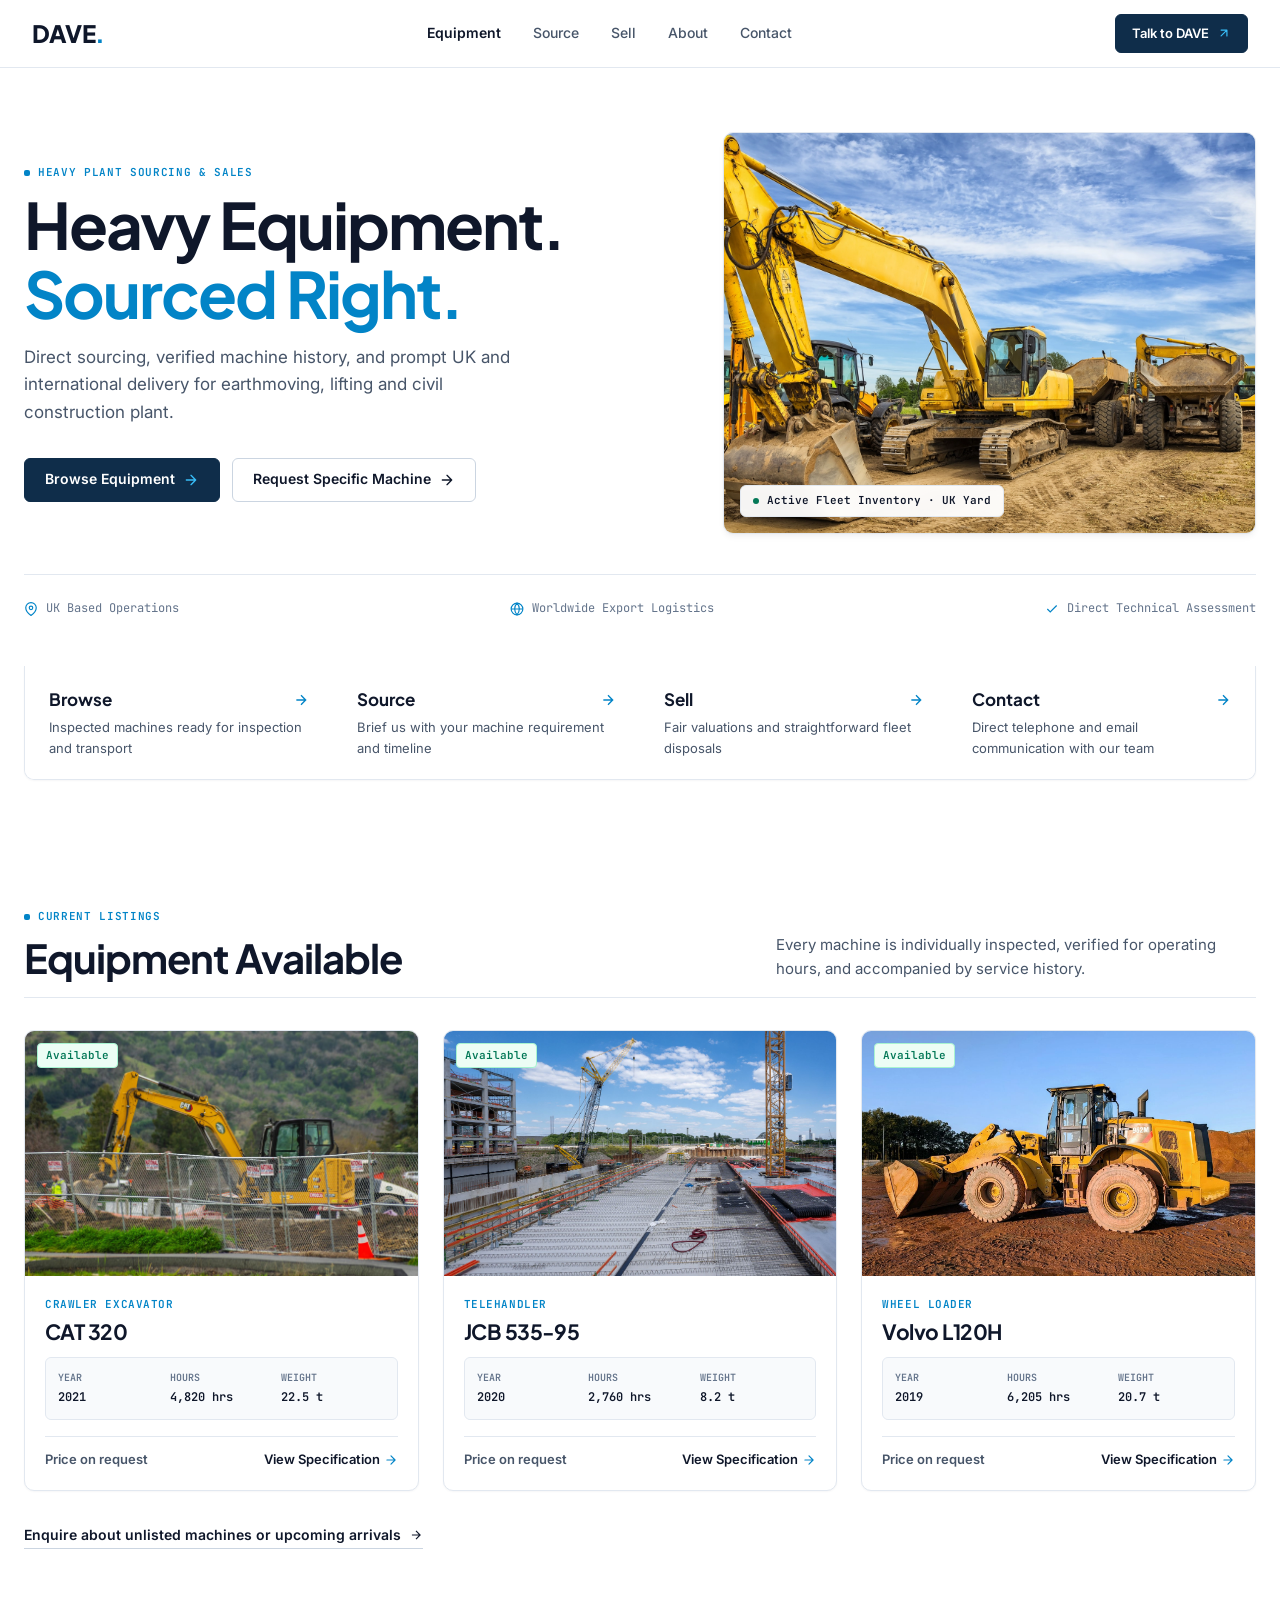
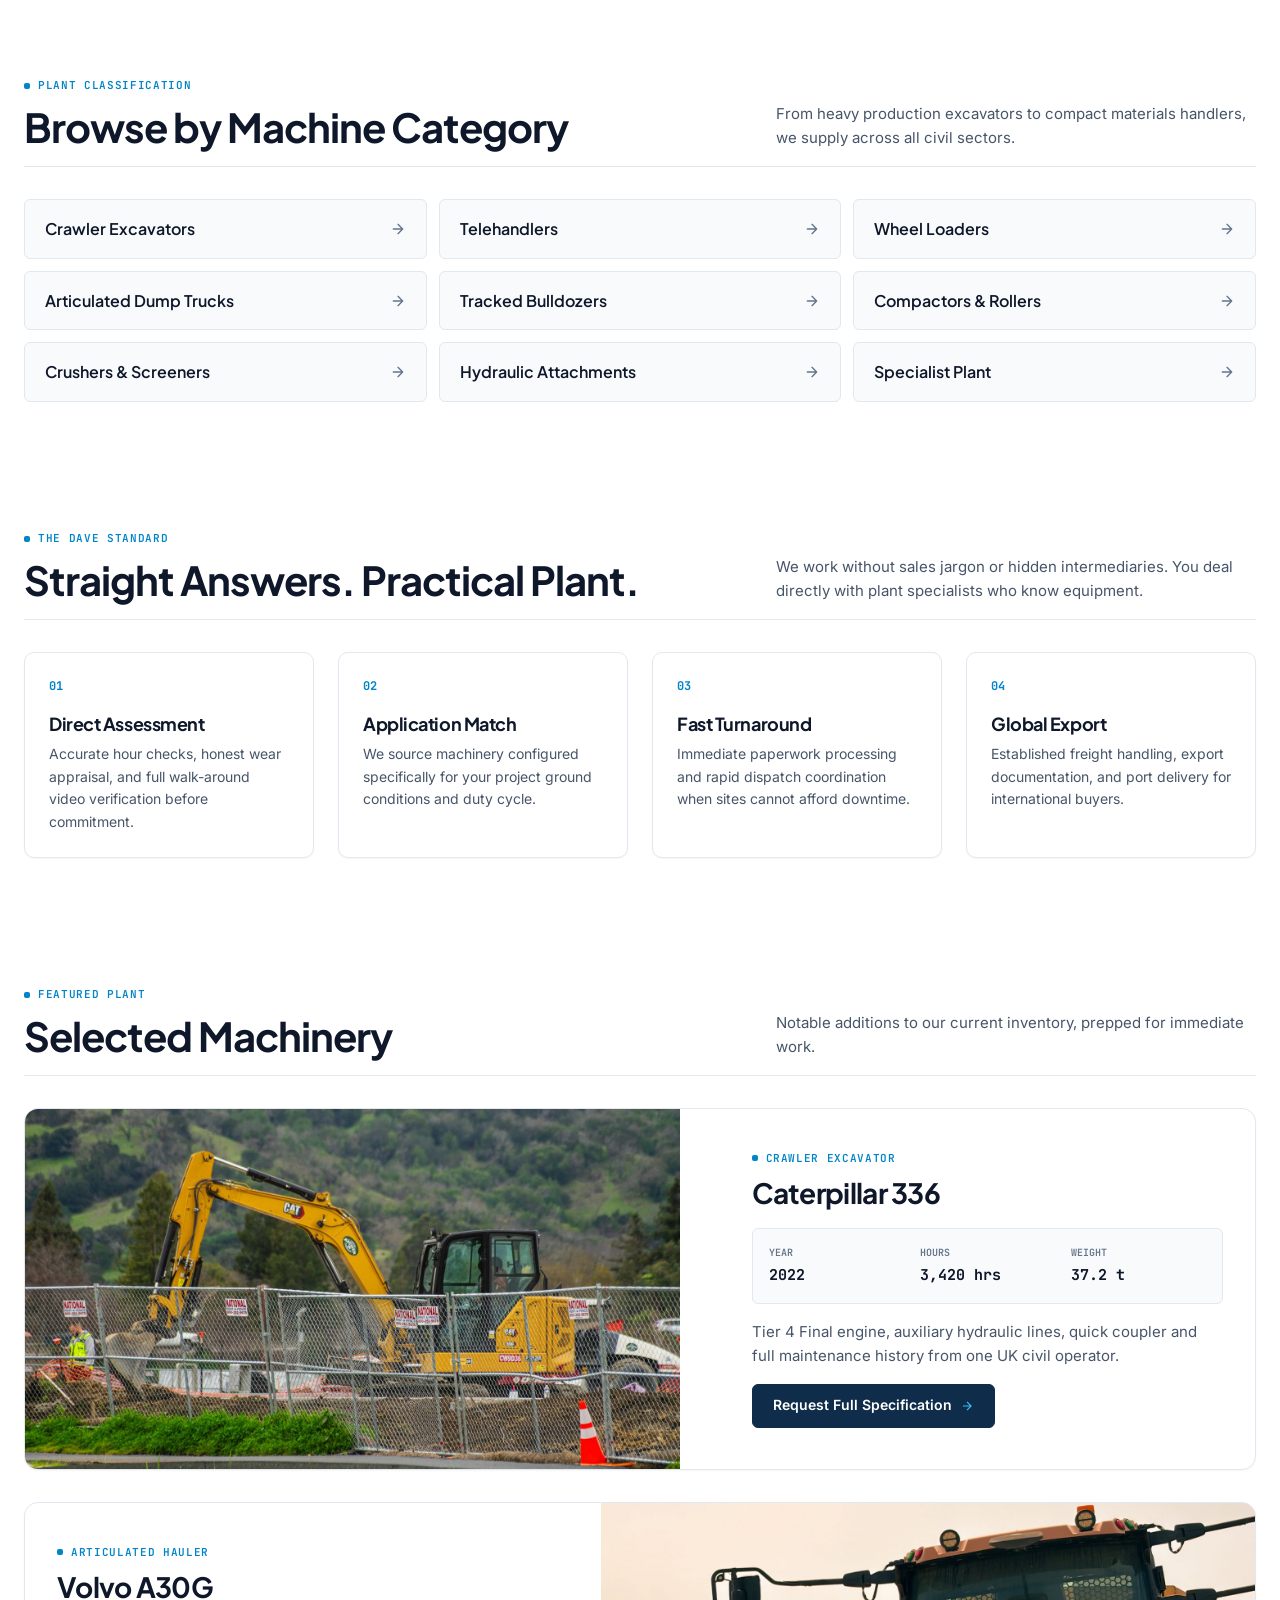
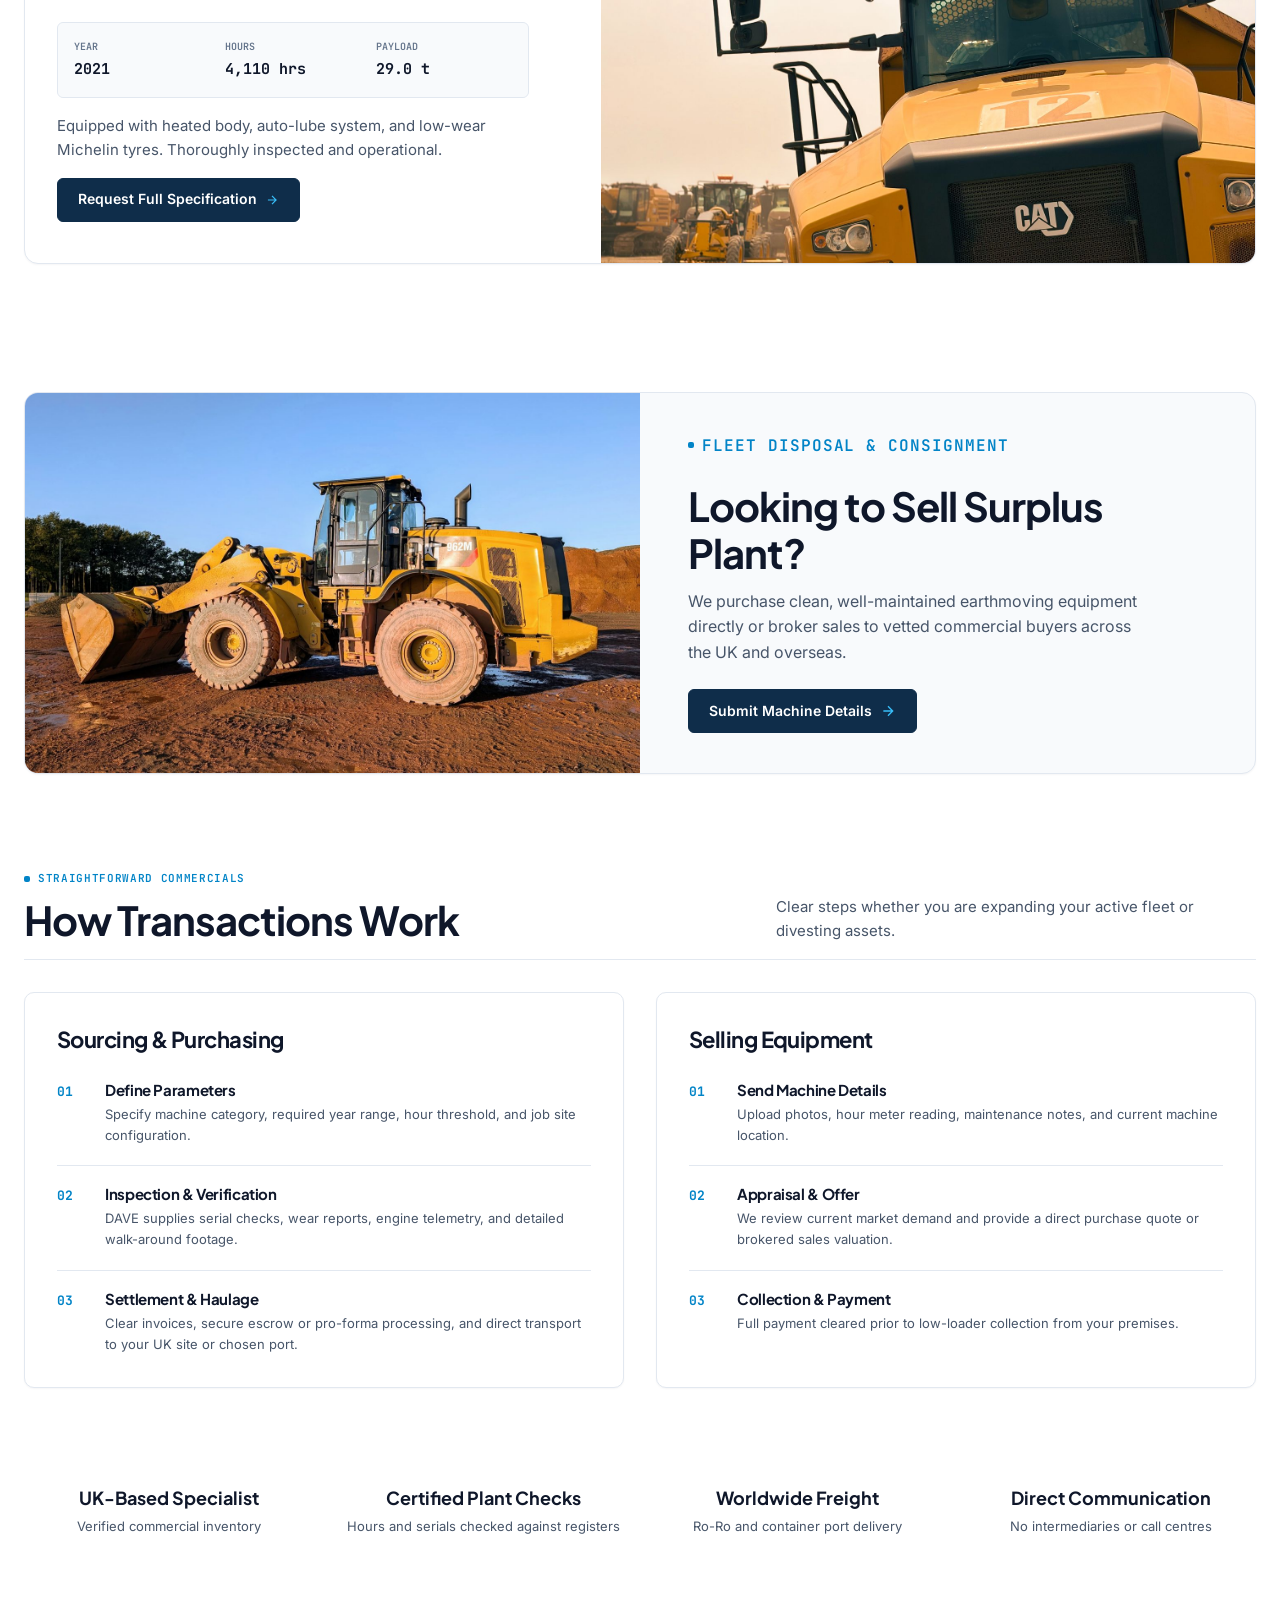
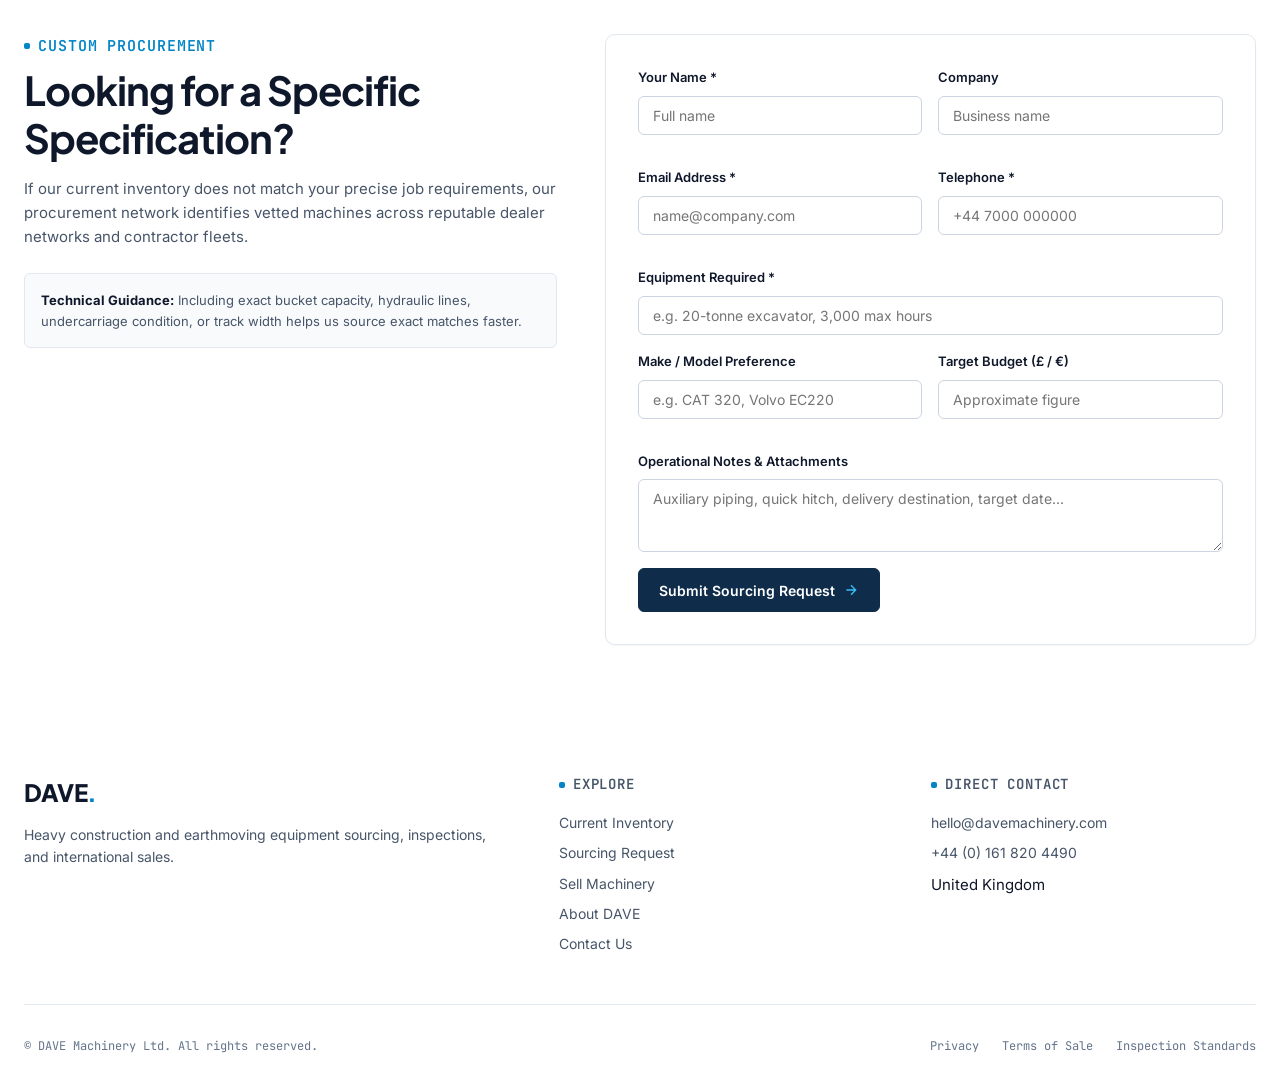
<file: index.html>
<!doctype html>
<html lang="en">
  <head>
    <meta charset="UTF-8" />
    <meta name="viewport" content="width=device-width, initial-scale=1.0" />
    <meta
      name="description"
      content="DAVE sources, inspects and supplies heavy earthmoving and construction equipment for UK and international operators."
    />
    <title>DAVE Machinery — Heavy Equipment Sourced Right</title>
    <link rel="preconnect" href="https://fonts.googleapis.com" />
    <link rel="preconnect" href="https://fonts.gstatic.com" crossorigin />
    <link
      href="https://fonts.googleapis.com/css2?family=Inter:wght@400;500;600;700&family=JetBrains+Mono:wght@400;500;600&family=Plus+Jakarta+Sans:wght@500;600;700;800&display=swap"
      rel="stylesheet"
    />
    <link rel="stylesheet" href="styles.css?v=2" />
  </head>
  <body>
    <header class="site-header">
      <a class="brand" href="index.html" aria-label="DAVE Machinery home">DAVE<span>.</span></a>
      <button
        class="menu-toggle"
        aria-label="Open navigation"
        aria-expanded="false"
      >
        <svg width="20" height="20" viewBox="0 0 24 24" fill="none" stroke="currentColor" stroke-width="2" stroke-linecap="round"><line x1="3" y1="12" x2="21" y2="12"/><line x1="3" y1="6" x2="21" y2="6"/><line x1="3" y1="18" x2="21" y2="18"/></svg>
      </button>
      <nav aria-label="Main navigation">
        <a href="#equipment" class="active">Equipment</a>
        <a href="#source">Source</a>
        <a href="#sell">Sell</a>
        <a href="about.html">About</a>
        <a href="contact.html">Contact</a>
      </nav>
      <a class="header-contact" href="contact.html">
        <span>Talk to DAVE</span>
        <svg width="14" height="14" viewBox="0 0 24 24" fill="none" stroke="currentColor" stroke-width="2" stroke-linecap="round" stroke-linejoin="round"><path d="M7 17L17 7M7 7h10v10"/></svg>
      </a>
    </header>

    <main id="top">
      <section class="hero" aria-labelledby="hero-title">
        <div class="wrap">
          <div class="hero-grid">
            <div class="hero-content">
              <p class="eyebrow">Heavy Plant Sourcing &amp; Sales</p>
              <h1 id="hero-title">Heavy Equipment.<br /><span class="highlight">Sourced Right.</span></h1>
              <p class="hero-intro">
                Direct sourcing, verified machine history, and prompt UK and international delivery for earthmoving, lifting and civil construction plant.
              </p>
              <div class="button-row">
                <a class="button primary" href="#equipment">
                  Browse Equipment
                  <svg width="16" height="16" viewBox="0 0 24 24" fill="none" stroke="currentColor" stroke-width="2" stroke-linecap="round" stroke-linejoin="round"><path d="M5 12h14M12 5l7 7-7 7"/></svg>
                </a>
                <a class="button secondary" href="#source">
                  Request Specific Machine
                  <svg width="16" height="16" viewBox="0 0 24 24" fill="none" stroke="currentColor" stroke-width="2" stroke-linecap="round" stroke-linejoin="round"><path d="M5 12h14M12 5l7 7-7 7"/></svg>
                </a>
              </div>
            </div>
            <div class="hero-visual">
              <img
                src="assets/images/hero-fleet.webp"
                alt="Fleet of excavators, loaders and articulated dump trucks ready on site"
                loading="eager"
              />
              <div class="hero-tag">
                <span class="dot"></span>
                <span>Active Fleet Inventory · UK Yard</span>
              </div>
            </div>
          </div>
          <div class="hero-foot">
            <span>
              <svg width="14" height="14" viewBox="0 0 24 24" fill="none" stroke="currentColor" stroke-width="2"><path d="M21 10c0 7-9 13-9 13s-9-6-9-13a9 9 0 0 1 18 0z"/><circle cx="12" cy="10" r="3"/></svg>
              UK Based Operations
            </span>
            <span>
              <svg width="14" height="14" viewBox="0 0 24 24" fill="none" stroke="currentColor" stroke-width="2"><circle cx="12" cy="12" r="10"/><path d="M2 12h20M12 2a15.3 15.3 0 0 1 4 10 15.3 15.3 0 0 1-4 10 15.3 15.3 0 0 1-4-10 15.3 15.3 0 0 1 4-10z"/></svg>
              Worldwide Export Logistics
            </span>
            <span>
              <svg width="14" height="14" viewBox="0 0 24 24" fill="none" stroke="currentColor" stroke-width="2"><polyline points="20 6 9 17 4 12"/></svg>
              Direct Technical Assessment
            </span>
          </div>
        </div>
      </section>

      <section class="wrap actions" aria-label="Quick directory">
        <a href="#equipment">
          <strong>
            Browse
            <svg width="16" height="16" viewBox="0 0 24 24" fill="none" stroke="currentColor" stroke-width="2"><path d="M5 12h14M12 5l7 7-7 7"/></svg>
          </strong>
          <span>Inspected machines ready for inspection and transport</span>
        </a>
        <a href="#source">
          <strong>
            Source
            <svg width="16" height="16" viewBox="0 0 24 24" fill="none" stroke="currentColor" stroke-width="2"><path d="M5 12h14M12 5l7 7-7 7"/></svg>
          </strong>
          <span>Brief us with your machine requirement and timeline</span>
        </a>
        <a href="#sell">
          <strong>
            Sell
            <svg width="16" height="16" viewBox="0 0 24 24" fill="none" stroke="currentColor" stroke-width="2"><path d="M5 12h14M12 5l7 7-7 7"/></svg>
          </strong>
          <span>Fair valuations and straightforward fleet disposals</span>
        </a>
        <a href="contact.html">
          <strong>
            Contact
            <svg width="16" height="16" viewBox="0 0 24 24" fill="none" stroke="currentColor" stroke-width="2"><path d="M5 12h14M12 5l7 7-7 7"/></svg>
          </strong>
          <span>Direct telephone and email communication with our team</span>
        </a>
      </section>

      <section id="equipment" class="section wrap" aria-labelledby="equipment-heading">
        <div class="section-heading">
          <div>
            <p class="eyebrow">Current Listings</p>
            <h2 id="equipment-heading">Equipment Available</h2>
          </div>
          <p class="lead">
            Every machine is individually inspected, verified for operating hours, and accompanied by service history.
          </p>
        </div>
        <div class="inventory-grid" id="inventory-grid">
          <!-- Populated by script.js -->
        </div>
        <a class="text-link" href="contact.html">
          Enquire about unlisted machines or upcoming arrivals
          <svg width="14" height="14" viewBox="0 0 24 24" fill="none" stroke="currentColor" stroke-width="2"><path d="M5 12h14M12 5l7 7-7 7"/></svg>
        </a>
      </section>

      <section id="categories" class="section categories" aria-labelledby="categories-heading">
        <div class="wrap">
          <div class="section-heading">
            <div>
              <p class="eyebrow">Plant Classification</p>
              <h2 id="categories-heading">Browse by Machine Category</h2>
            </div>
            <p class="lead">
              From heavy production excavators to compact materials handlers, we supply across all civil sectors.
            </p>
          </div>
          <div class="category-list" id="category-list">
            <!-- Populated by script.js -->
          </div>
        </div>
      </section>

      <section class="section wrap" aria-labelledby="principles-title">
        <div class="section-heading">
          <div>
            <p class="eyebrow">The DAVE Standard</p>
            <h2 id="principles-title">Straight Answers. Practical Plant.</h2>
          </div>
          <p class="lead">
            We work without sales jargon or hidden intermediaries. You deal directly with plant specialists who know equipment.
          </p>
        </div>
        <div class="principle-grid">
          <article class="principle-card">
            <span class="num">01</span>
            <h3>Direct Assessment</h3>
            <p>Accurate hour checks, honest wear appraisal, and full walk-around video verification before commitment.</p>
          </article>
          <article class="principle-card">
            <span class="num">02</span>
            <h3>Application Match</h3>
            <p>We source machinery configured specifically for your project ground conditions and duty cycle.</p>
          </article>
          <article class="principle-card">
            <span class="num">03</span>
            <h3>Fast Turnaround</h3>
            <p>Immediate paperwork processing and rapid dispatch coordination when sites cannot afford downtime.</p>
          </article>
          <article class="principle-card">
            <span class="num">04</span>
            <h3>Global Export</h3>
            <p>Established freight handling, export documentation, and port delivery for international buyers.</p>
          </article>
        </div>
      </section>

      <section class="section wrap" aria-labelledby="feature-title">
        <div class="section-heading">
          <div>
            <p class="eyebrow">Featured Plant</p>
            <h2 id="feature-title">Selected Machinery</h2>
          </div>
          <p class="lead">
            Notable additions to our current inventory, prepped for immediate work.
          </p>
        </div>
        <article class="feature-item">
          <div class="feature-photo">
            <img
              src="assets/images/excavator.jpeg"
              alt="CAT 336 crawler excavator with heavy rock bucket"
              loading="lazy"
            />
          </div>
          <div class="feature-copy">
            <p class="eyebrow">Crawler Excavator</p>
            <h3>Caterpillar 336</h3>
            <dl>
              <div>
                <dt>Year</dt>
                <dd class="tabular">2022</dd>
              </div>
              <div>
                <dt>Hours</dt>
                <dd class="tabular">3,420 hrs</dd>
              </div>
              <div>
                <dt>Weight</dt>
                <dd class="tabular">37.2 t</dd>
              </div>
            </dl>
            <p>
              Tier 4 Final engine, auxiliary hydraulic lines, quick coupler and full maintenance history from one UK civil operator.
            </p>
            <a class="button amber" href="contact.html?equipment=CAT+336">
              Request Full Specification
              <svg width="14" height="14" viewBox="0 0 24 24" fill="none" stroke="currentColor" stroke-width="2"><path d="M5 12h14M12 5l7 7-7 7"/></svg>
            </a>
          </div>
        </article>

        <article class="feature-item reverse">
          <div class="feature-photo">
            <img
              src="assets/images/dump-truck.jpeg"
              alt="Volvo A30G articulated dump truck working on quarry haul road"
              loading="lazy"
            />
          </div>
          <div class="feature-copy">
            <p class="eyebrow">Articulated Hauler</p>
            <h3>Volvo A30G</h3>
            <dl>
              <div>
                <dt>Year</dt>
                <dd class="tabular">2021</dd>
              </div>
              <div>
                <dt>Hours</dt>
                <dd class="tabular">4,110 hrs</dd>
              </div>
              <div>
                <dt>Payload</dt>
                <dd class="tabular">29.0 t</dd>
              </div>
            </dl>
            <p>
              Equipped with heated body, auto-lube system, and low-wear Michelin tyres. Thoroughly inspected and operational.
            </p>
            <a class="button amber" href="contact.html?equipment=Volvo+A30G">
              Request Full Specification
              <svg width="14" height="14" viewBox="0 0 24 24" fill="none" stroke="currentColor" stroke-width="2"><path d="M5 12h14M12 5l7 7-7 7"/></svg>
            </a>
          </div>
        </article>
      </section>

      <section id="sell" class="sell-panel">
        <div class="wrap">
          <div class="sell-container">
            <div class="sell-grid">
              <div class="sell-photo">
                <img
                  src="assets/images/wheel-loader.jpeg"
                  alt="Volvo wheel loader in machine yard"
                  loading="lazy"
                />
              </div>
              <div class="sell-content">
                <p class="eyebrow">Fleet Disposal &amp; Consignment</p>
                <h2>Looking to Sell Surplus Plant?</h2>
                <p>
                  We purchase clean, well-maintained earthmoving equipment directly or broker sales to vetted commercial buyers across the UK and overseas.
                </p>
                <div class="button-row">
                  <a href="contact.html?type=sell" class="button primary">
                    Submit Machine Details
                    <svg width="16" height="16" viewBox="0 0 24 24" fill="none" stroke="currentColor" stroke-width="2"><path d="M5 12h14M12 5l7 7-7 7"/></svg>
                  </a>
                </div>
              </div>
            </div>
          </div>
        </div>
      </section>

      <section class="section wrap" aria-labelledby="process-title">
        <div class="section-heading">
          <div>
            <p class="eyebrow">Straightforward Commercials</p>
            <h2 id="process-title">How Transactions Work</h2>
          </div>
          <p class="lead">
            Clear steps whether you are expanding your active fleet or divesting assets.
          </p>
        </div>
        <div class="process-grid">
          <div class="process-column">
            <h3>Sourcing &amp; Purchasing</h3>
            <ol class="process-list">
              <li>
                <span class="step-num">01</span>
                <div>
                  <h4>Define Parameters</h4>
                  <p>Specify machine category, required year range, hour threshold, and job site configuration.</p>
                </div>
              </li>
              <li>
                <span class="step-num">02</span>
                <div>
                  <h4>Inspection &amp; Verification</h4>
                  <p>DAVE supplies serial checks, wear reports, engine telemetry, and detailed walk-around footage.</p>
                </div>
              </li>
              <li>
                <span class="step-num">03</span>
                <div>
                  <h4>Settlement &amp; Haulage</h4>
                  <p>Clear invoices, secure escrow or pro-forma processing, and direct transport to your UK site or chosen port.</p>
                </div>
              </li>
            </ol>
          </div>
          <div class="process-column">
            <h3>Selling Equipment</h3>
            <ol class="process-list">
              <li>
                <span class="step-num">01</span>
                <div>
                  <h4>Send Machine Details</h4>
                  <p>Upload photos, hour meter reading, maintenance notes, and current machine location.</p>
                </div>
              </li>
              <li>
                <span class="step-num">02</span>
                <div>
                  <h4>Appraisal &amp; Offer</h4>
                  <p>We review current market demand and provide a direct purchase quote or brokered sales valuation.</p>
                </div>
              </li>
              <li>
                <span class="step-num">03</span>
                <div>
                  <h4>Collection &amp; Payment</h4>
                  <p>Full payment cleared prior to low-loader collection from your premises.</p>
                </div>
              </li>
            </ol>
          </div>
        </div>
      </section>

      <div class="trust-strip">
        <div class="wrap trust-items">
          <div class="trust-item">
            <strong>UK-Based Specialist</strong>
            <span>Verified commercial inventory</span>
          </div>
          <div class="trust-item">
            <strong>Certified Plant Checks</strong>
            <span>Hours and serials checked against registers</span>
          </div>
          <div class="trust-item">
            <strong>Worldwide Freight</strong>
            <span>Ro-Ro and container port delivery</span>
          </div>
          <div class="trust-item">
            <strong>Direct Communication</strong>
            <span>No intermediaries or call centres</span>
          </div>
        </div>
      </div>

      <section id="source" class="section sourcing-section" aria-labelledby="sourcing-title">
        <div class="wrap sourcing-grid">
          <div class="sourcing-info">
            <p class="eyebrow">Custom Procurement</p>
            <h2 id="sourcing-title">Looking for a Specific Specification?</h2>
            <p>
              If our current inventory does not match your precise job requirements, our procurement network identifies vetted machines across reputable dealer networks and contractor fleets.
            </p>
            <div class="sourcing-note">
              <strong>Technical Guidance:</strong> Including exact bucket capacity, hydraulic lines, undercarriage condition, or track width helps us source exact matches faster.
            </div>
          </div>
          <form id="sourcing-form" class="sourcing-form" novalidate>
            <div class="form-grid">
              <div class="form-group">
                <label for="src-name">Your Name *</label>
                <input id="src-name" required name="name" autocomplete="name" placeholder="Full name" />
              </div>
              <div class="form-group">
                <label for="src-company">Company</label>
                <input id="src-company" name="company" autocomplete="organization" placeholder="Business name" />
              </div>
            </div>
            <div class="form-grid">
              <div class="form-group">
                <label for="src-email">Email Address *</label>
                <input id="src-email" required type="email" name="email" autocomplete="email" placeholder="name@company.com" />
              </div>
              <div class="form-group">
                <label for="src-phone">Telephone *</label>
                <input id="src-phone" required name="phone" autocomplete="tel" placeholder="+44 7000 000000" />
              </div>
            </div>
            <div class="form-group">
              <label for="src-equip">Equipment Required *</label>
              <input id="src-equip" required name="equipment" placeholder="e.g. 20-tonne excavator, 3,000 max hours" />
            </div>
            <div class="form-grid">
              <div class="form-group">
                <label for="src-make">Make / Model Preference</label>
                <input id="src-make" name="preference" placeholder="e.g. CAT 320, Volvo EC220" />
              </div>
              <div class="form-group">
                <label for="src-budget">Target Budget (£ / €)</label>
                <input id="src-budget" name="budget" placeholder="Approximate figure" />
              </div>
            </div>
            <div class="form-group">
              <label for="src-details">Operational Notes &amp; Attachments</label>
              <textarea id="src-details" name="details" rows="3" placeholder="Auxiliary piping, quick hitch, delivery destination, target date..."></textarea>
            </div>
            <button class="button primary" type="submit">
              Submit Sourcing Request
              <svg width="16" height="16" viewBox="0 0 24 24" fill="none" stroke="currentColor" stroke-width="2"><path d="M5 12h14M12 5l7 7-7 7"/></svg>
            </button>
            <p class="form-message" role="status"></p>
          </form>
        </div>
      </section>
    </main>

    <footer id="contact">
      <div class="wrap footer-top">
        <div>
          <a class="brand" href="index.html">DAVE<span>.</span></a>
          <p>Heavy construction and earthmoving equipment sourcing, inspections, and international sales.</p>
        </div>
        <div class="footer-links">
          <p class="eyebrow">Explore</p>
          <a href="#equipment">Current Inventory</a>
          <a href="#source">Sourcing Request</a>
          <a href="#sell">Sell Machinery</a>
          <a href="about.html">About DAVE</a>
          <a href="contact.html">Contact Us</a>
        </div>
        <div class="footer-links">
          <p class="eyebrow">Direct Contact</p>
          <a href="mailto:hello@davemachinery.com">hello@davemachinery.com</a>
          <a href="tel:+441618204490">+44 (0) 161 820 4490</a>
          <span>United Kingdom</span>
        </div>
      </div>
      <div class="wrap footer-bottom">
        <span>&copy; DAVE Machinery Ltd. All rights reserved.</span>
        <div>
          <a href="contact.html">Privacy</a>
          <a href="contact.html">Terms of Sale</a>
          <a href="contact.html">Inspection Standards</a>
        </div>
      </div>
    </footer>
    <script src="script.js?v=2"></script>
  </body>
</html>
</file>
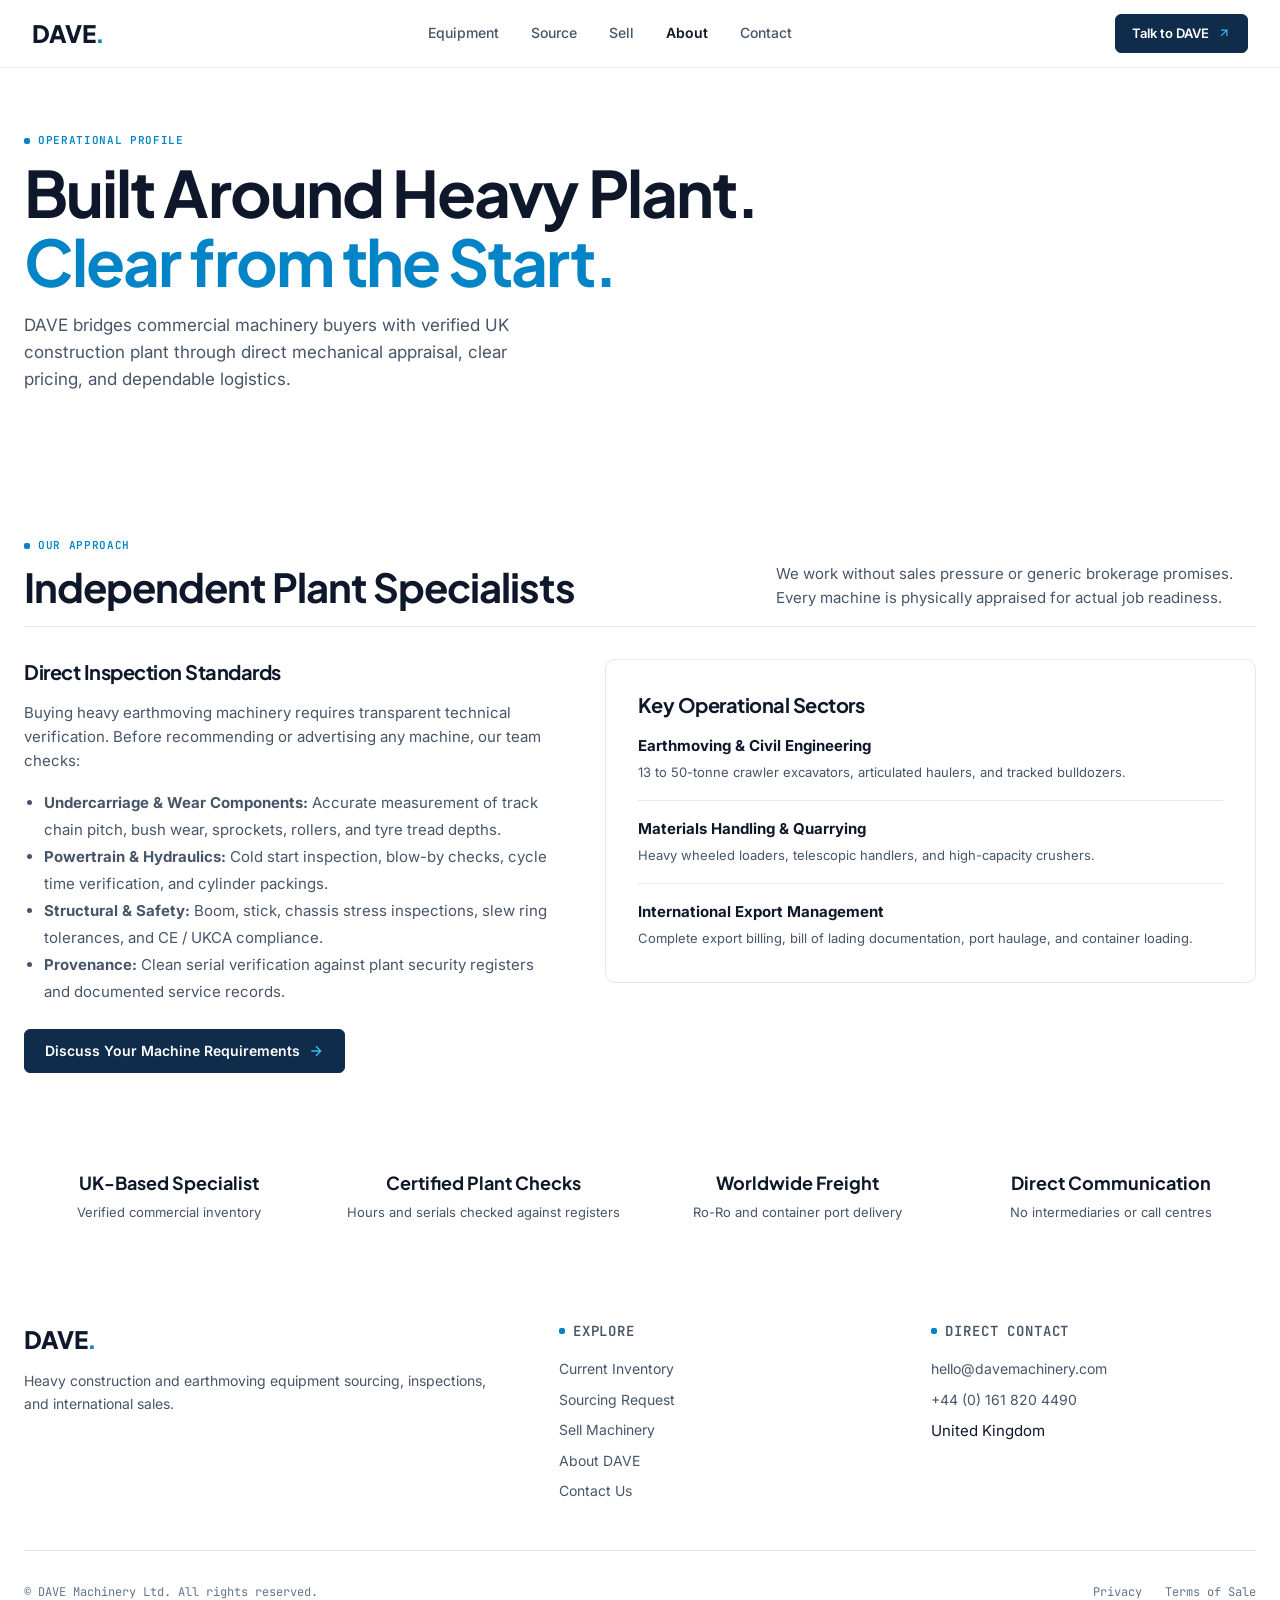
<file: about.html>
<!doctype html>
<html lang="en">
  <head>
    <meta charset="UTF-8" />
    <meta name="viewport" content="width=device-width, initial-scale=1.0" />
    <meta
      name="description"
      content="About DAVE Machinery: independent heavy plant sourcing, rigorous mechanical inspection, and commercial equipment sales."
    />
    <title>About DAVE Machinery — Heavy Equipment Sourcing &amp; Sales</title>
    <link rel="preconnect" href="https://fonts.googleapis.com" />
    <link rel="preconnect" href="https://fonts.gstatic.com" crossorigin />
    <link
      href="https://fonts.googleapis.com/css2?family=Inter:wght@400;500;600;700&family=JetBrains+Mono:wght@400;500;600&family=Plus+Jakarta+Sans:wght@500;600;700;800&display=swap"
      rel="stylesheet"
    />
    <link rel="stylesheet" href="styles.css?v=2" />
  </head>
  <body>
    <header class="site-header">
      <a class="brand" href="index.html" aria-label="DAVE Machinery home">DAVE<span>.</span></a>
      <button
        class="menu-toggle"
        aria-label="Open navigation"
        aria-expanded="false"
      >
        <svg width="20" height="20" viewBox="0 0 24 24" fill="none" stroke="currentColor" stroke-width="2"><line x1="3" y1="12" x2="21" y2="12"/><line x1="3" y1="6" x2="21" y2="6"/><line x1="3" y1="18" x2="21" y2="18"/></svg>
      </button>
      <nav aria-label="Main navigation">
        <a href="index.html#equipment">Equipment</a>
        <a href="index.html#source">Source</a>
        <a href="index.html#sell">Sell</a>
        <a href="about.html" class="active">About</a>
        <a href="contact.html">Contact</a>
      </nav>
      <a class="header-contact" href="contact.html">
        <span>Talk to DAVE</span>
        <svg width="14" height="14" viewBox="0 0 24 24" fill="none" stroke="currentColor" stroke-width="2"><path d="M7 17L17 7M7 7h10v10"/></svg>
      </a>
    </header>

    <main>
      <section class="hero" aria-labelledby="about-title">
        <div class="wrap">
          <div class="hero-content">
            <p class="eyebrow">Operational Profile</p>
            <h1 id="about-title">Built Around Heavy Plant.<br /><span class="highlight">Clear from the Start.</span></h1>
            <p class="hero-intro">
              DAVE bridges commercial machinery buyers with verified UK construction plant through direct mechanical appraisal, clear pricing, and dependable logistics.
            </p>
          </div>
        </div>
      </section>

      <section class="section wrap" aria-labelledby="story-heading">
        <div class="section-heading">
          <div>
            <p class="eyebrow">Our Approach</p>
            <h2 id="story-heading">Independent Plant Specialists</h2>
          </div>
          <p class="lead">
            We work without sales pressure or generic brokerage promises. Every machine is physically appraised for actual job readiness.
          </p>
        </div>

        <div class="sourcing-grid">
          <div>
            <h3 style="margin-bottom: 16px;">Direct Inspection Standards</h3>
            <p>
              Buying heavy earthmoving machinery requires transparent technical verification. Before recommending or advertising any machine, our team checks:
            </p>
            <ul style="padding-left: 20px; color: var(--text-secondary); line-height: 1.8; margin-bottom: 24px;">
              <li><strong>Undercarriage &amp; Wear Components:</strong> Accurate measurement of track chain pitch, bush wear, sprockets, rollers, and tyre tread depths.</li>
              <li><strong>Powertrain &amp; Hydraulics:</strong> Cold start inspection, blow-by checks, cycle time verification, and cylinder packings.</li>
              <li><strong>Structural &amp; Safety:</strong> Boom, stick, chassis stress inspections, slew ring tolerances, and CE / UKCA compliance.</li>
              <li><strong>Provenance:</strong> Clean serial verification against plant security registers and documented service records.</li>
            </ul>
            <a class="button amber" href="contact.html">
              Discuss Your Machine Requirements
              <svg width="16" height="16" viewBox="0 0 24 24" fill="none" stroke="currentColor" stroke-width="2"><path d="M5 12h14M12 5l7 7-7 7"/></svg>
            </a>
          </div>

          <div style="background-color: var(--bg-surface); border: 1px solid var(--border-subtle); border-radius: var(--radius-md); padding: var(--space-8);">
            <h3 style="margin-bottom: 16px;">Key Operational Sectors</h3>
            <div style="display: flex; flex-direction: column; gap: var(--space-4);">
              <div>
                <strong style="display: block; font-size: 15px; color: var(--text-primary); margin-bottom: 2px;">Earthmoving &amp; Civil Engineering</strong>
                <span style="font-size: 13px; color: var(--text-secondary);">13 to 50-tonne crawler excavators, articulated haulers, and tracked bulldozers.</span>
              </div>
              <div style="border-top: 1px solid var(--border-subtle); padding-top: var(--space-4);">
                <strong style="display: block; font-size: 15px; color: var(--text-primary); margin-bottom: 2px;">Materials Handling &amp; Quarrying</strong>
                <span style="font-size: 13px; color: var(--text-secondary);">Heavy wheeled loaders, telescopic handlers, and high-capacity crushers.</span>
              </div>
              <div style="border-top: 1px solid var(--border-subtle); padding-top: var(--space-4);">
                <strong style="display: block; font-size: 15px; color: var(--text-primary); margin-bottom: 2px;">International Export Management</strong>
                <span style="font-size: 13px; color: var(--text-secondary);">Complete export billing, bill of lading documentation, port haulage, and container loading.</span>
              </div>
            </div>
          </div>
        </div>
      </section>

      <div class="trust-strip">
        <div class="wrap trust-items">
          <div class="trust-item">
            <strong>UK-Based Specialist</strong>
            <span>Verified commercial inventory</span>
          </div>
          <div class="trust-item">
            <strong>Certified Plant Checks</strong>
            <span>Hours and serials checked against registers</span>
          </div>
          <div class="trust-item">
            <strong>Worldwide Freight</strong>
            <span>Ro-Ro and container port delivery</span>
          </div>
          <div class="trust-item">
            <strong>Direct Communication</strong>
            <span>No intermediaries or call centres</span>
          </div>
        </div>
      </div>
    </main>

    <footer id="contact">
      <div class="wrap footer-top">
        <div>
          <a class="brand" href="index.html">DAVE<span>.</span></a>
          <p>Heavy construction and earthmoving equipment sourcing, inspections, and international sales.</p>
        </div>
        <div class="footer-links">
          <p class="eyebrow">Explore</p>
          <a href="index.html#equipment">Current Inventory</a>
          <a href="index.html#source">Sourcing Request</a>
          <a href="index.html#sell">Sell Machinery</a>
          <a href="about.html">About DAVE</a>
          <a href="contact.html">Contact Us</a>
        </div>
        <div class="footer-links">
          <p class="eyebrow">Direct Contact</p>
          <a href="mailto:hello@davemachinery.com">hello@davemachinery.com</a>
          <a href="tel:+441618204490">+44 (0) 161 820 4490</a>
          <span>United Kingdom</span>
        </div>
      </div>
      <div class="wrap footer-bottom">
        <span>&copy; DAVE Machinery Ltd. All rights reserved.</span>
        <div>
          <a href="contact.html">Privacy</a>
          <a href="contact.html">Terms of Sale</a>
        </div>
      </div>
    </footer>
    <script src="script.js?v=2"></script>
  </body>
</html>
</file>
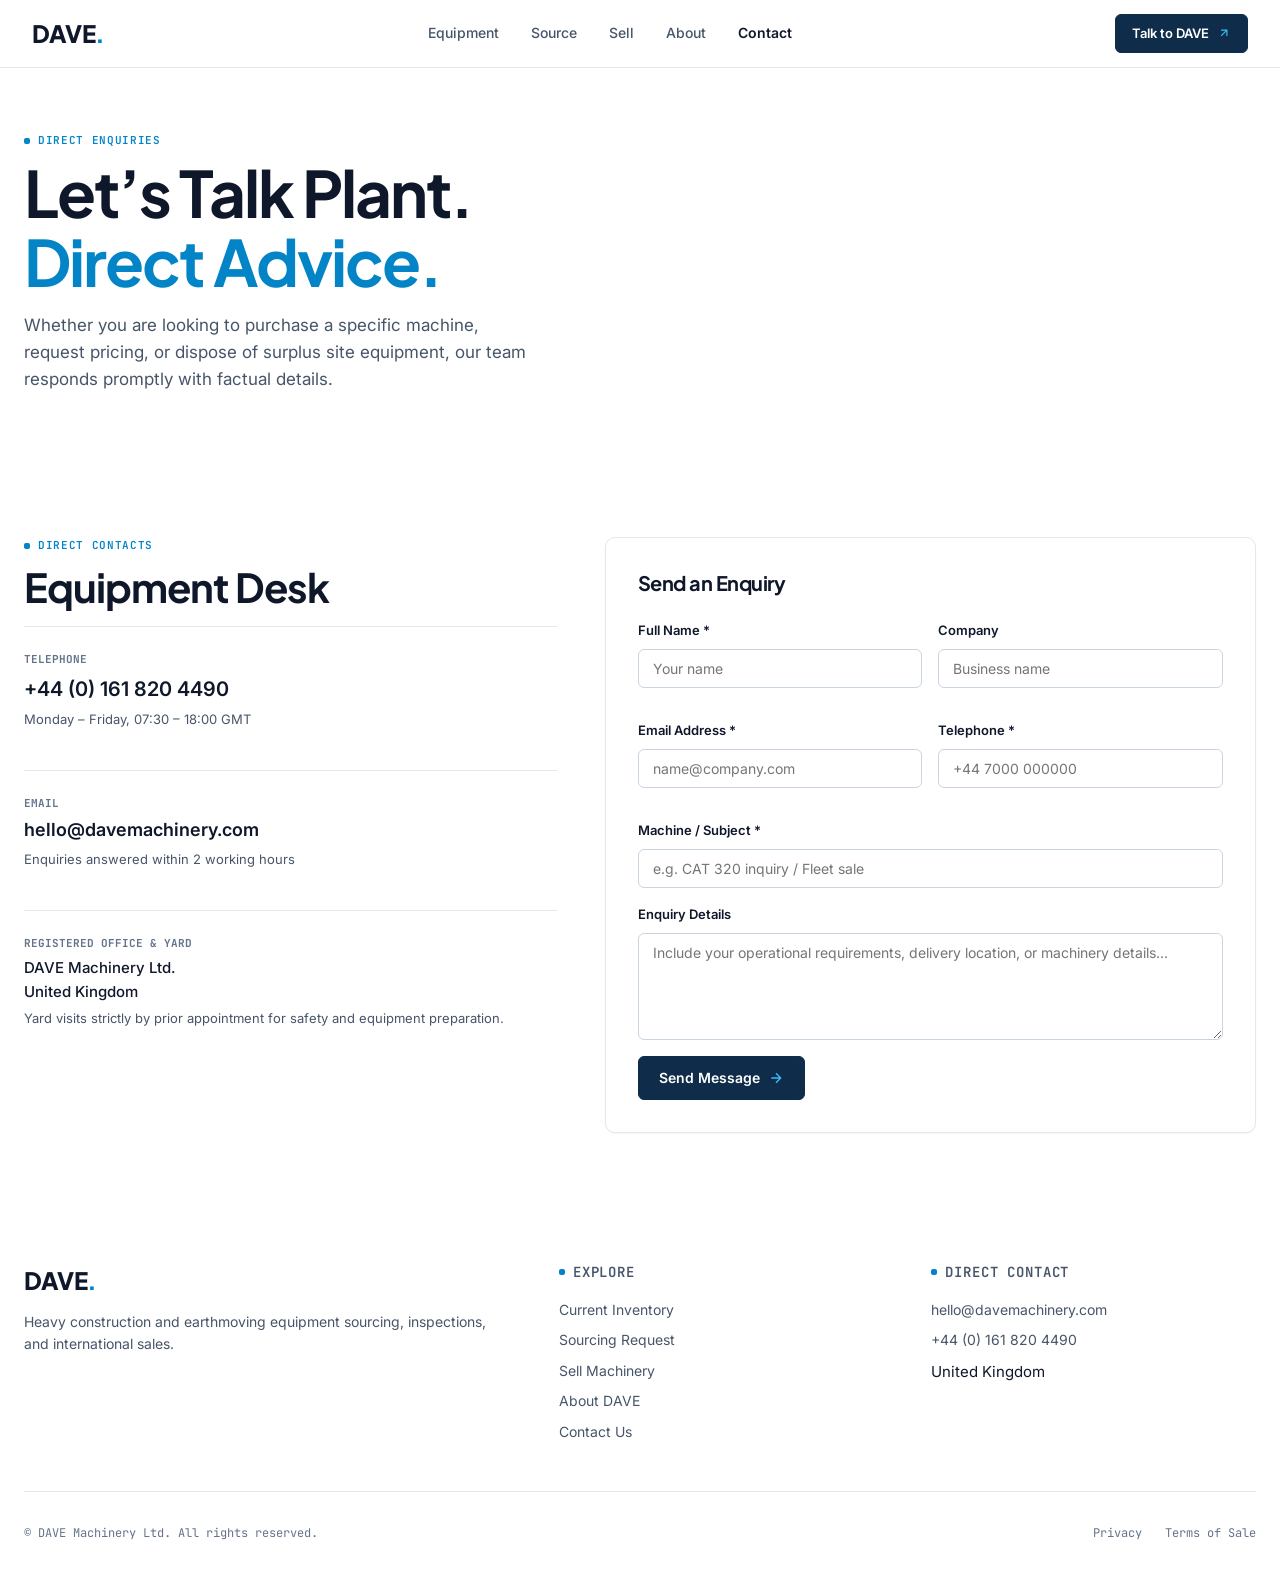
<file: contact.html>
<!doctype html>
<html lang="en">
  <head>
    <meta charset="UTF-8" />
    <meta name="viewport" content="width=device-width, initial-scale=1.0" />
    <meta
      name="description"
      content="Contact DAVE Machinery to buy, sell, or source heavy construction and earthmoving equipment."
    />
    <title>Contact DAVE Machinery — Let's Talk Equipment</title>
    <link rel="preconnect" href="https://fonts.googleapis.com" />
    <link rel="preconnect" href="https://fonts.gstatic.com" crossorigin />
    <link
      href="https://fonts.googleapis.com/css2?family=Inter:wght@400;500;600;700&family=JetBrains+Mono:wght@400;500;600&family=Plus+Jakarta+Sans:wght@500;600;700;800&display=swap"
      rel="stylesheet"
    />
    <link rel="stylesheet" href="styles.css?v=2" />
  </head>
  <body>
    <header class="site-header">
      <a class="brand" href="index.html" aria-label="DAVE Machinery home">DAVE<span>.</span></a>
      <button
        class="menu-toggle"
        aria-label="Open navigation"
        aria-expanded="false"
      >
        <svg width="20" height="20" viewBox="0 0 24 24" fill="none" stroke="currentColor" stroke-width="2"><line x1="3" y1="12" x2="21" y2="12"/><line x1="3" y1="6" x2="21" y2="6"/><line x1="3" y1="18" x2="21" y2="18"/></svg>
      </button>
      <nav aria-label="Main navigation">
        <a href="index.html#equipment">Equipment</a>
        <a href="index.html#source">Source</a>
        <a href="index.html#sell">Sell</a>
        <a href="about.html">About</a>
        <a href="contact.html" class="active">Contact</a>
      </nav>
      <a class="header-contact" href="contact.html">
        <span>Talk to DAVE</span>
        <svg width="14" height="14" viewBox="0 0 24 24" fill="none" stroke="currentColor" stroke-width="2"><path d="M7 17L17 7M7 7h10v10"/></svg>
      </a>
    </header>

    <main>
      <section class="hero" aria-labelledby="contact-title">
        <div class="wrap">
          <div class="hero-content">
            <p class="eyebrow">Direct Enquiries</p>
            <h1 id="contact-title">Let’s Talk Plant.<br /><span class="highlight">Direct Advice.</span></h1>
            <p class="hero-intro">
              Whether you are looking to purchase a specific machine, request pricing, or dispose of surplus site equipment, our team responds promptly with factual details.
            </p>
          </div>
        </div>
      </section>

      <section class="section wrap" aria-labelledby="contact-details-heading">
        <div class="sourcing-grid">
          <div>
            <div class="section-heading" style="margin-bottom: 24px;">
              <div>
                <p class="eyebrow">Direct Contacts</p>
                <h2 id="contact-details-heading">Equipment Desk</h2>
              </div>
            </div>

            <div style="display: flex; flex-direction: column; gap: var(--space-6); margin-bottom: var(--space-8);">
              <div>
                <strong style="display: block; font-family: var(--font-mono); font-size: 11px; text-transform: uppercase; color: var(--text-muted); margin-bottom: 4px;">Telephone</strong>
                <a href="tel:+441618204490" style="font-size: 20px; font-weight: 600; color: var(--text-primary); text-decoration: none;">+44 (0) 161 820 4490</a>
                <p style="font-size: 13px; color: var(--text-secondary); margin-top: 4px;">Monday &ndash; Friday, 07:30 &ndash; 18:00 GMT</p>
              </div>

              <div style="border-top: 1px solid var(--border-subtle); padding-top: var(--space-6);">
                <strong style="display: block; font-family: var(--font-mono); font-size: 11px; text-transform: uppercase; color: var(--text-muted); margin-bottom: 4px;">Email</strong>
                <a href="mailto:hello@davemachinery.com" style="font-size: 18px; font-weight: 600; color: var(--text-primary); text-decoration: none;">hello@davemachinery.com</a>
                <p style="font-size: 13px; color: var(--text-secondary); margin-top: 4px;">Enquiries answered within 2 working hours</p>
              </div>

              <div style="border-top: 1px solid var(--border-subtle); padding-top: var(--space-6);">
                <strong style="display: block; font-family: var(--font-mono); font-size: 11px; text-transform: uppercase; color: var(--text-muted); margin-bottom: 4px;">Registered Office &amp; Yard</strong>
                <p style="font-size: 15px; font-weight: 500; color: var(--text-primary); margin: 0;">
                  DAVE Machinery Ltd.<br />
                  United Kingdom
                </p>
                <p style="font-size: 13px; color: var(--text-secondary); margin-top: 4px;">Yard visits strictly by prior appointment for safety and equipment preparation.</p>
              </div>
            </div>
          </div>

          <form id="contact-form" class="contact-form" novalidate>
            <h3 style="margin-bottom: var(--space-6);">Send an Enquiry</h3>
            <div class="form-grid">
              <div class="form-group">
                <label for="c-name">Full Name *</label>
                <input id="c-name" name="name" required autocomplete="name" placeholder="Your name" />
              </div>
              <div class="form-group">
                <label for="c-company">Company</label>
                <input id="c-company" name="company" autocomplete="organization" placeholder="Business name" />
              </div>
            </div>
            <div class="form-grid">
              <div class="form-group">
                <label for="c-email">Email Address *</label>
                <input id="c-email" type="email" name="email" required autocomplete="email" placeholder="name@company.com" />
              </div>
              <div class="form-group">
                <label for="c-phone">Telephone *</label>
                <input id="c-phone" name="phone" required autocomplete="tel" placeholder="+44 7000 000000" />
              </div>
            </div>
            <div class="form-group">
              <label for="c-equipment">Machine / Subject *</label>
              <input id="c-equipment" name="equipment" required placeholder="e.g. CAT 320 inquiry / Fleet sale" />
            </div>
            <div class="form-group">
              <label for="c-message">Enquiry Details</label>
              <textarea id="c-message" rows="5" name="message" placeholder="Include your operational requirements, delivery location, or machinery details..."></textarea>
            </div>
            <button class="button primary" type="submit">
              Send Message
              <svg width="16" height="16" viewBox="0 0 24 24" fill="none" stroke="currentColor" stroke-width="2"><path d="M5 12h14M12 5l7 7-7 7"/></svg>
            </button>
            <p class="form-message" role="status"></p>
          </form>
        </div>
      </section>
    </main>

    <footer id="contact">
      <div class="wrap footer-top">
        <div>
          <a class="brand" href="index.html">DAVE<span>.</span></a>
          <p>Heavy construction and earthmoving equipment sourcing, inspections, and international sales.</p>
        </div>
        <div class="footer-links">
          <p class="eyebrow">Explore</p>
          <a href="index.html#equipment">Current Inventory</a>
          <a href="index.html#source">Sourcing Request</a>
          <a href="index.html#sell">Sell Machinery</a>
          <a href="about.html">About DAVE</a>
          <a href="contact.html">Contact Us</a>
        </div>
        <div class="footer-links">
          <p class="eyebrow">Direct Contact</p>
          <a href="mailto:hello@davemachinery.com">hello@davemachinery.com</a>
          <a href="tel:+441618204490">+44 (0) 161 820 4490</a>
          <span>United Kingdom</span>
        </div>
      </div>
      <div class="wrap footer-bottom">
        <span>&copy; DAVE Machinery Ltd. All rights reserved.</span>
        <div>
          <a href="contact.html">Privacy</a>
          <a href="contact.html">Terms of Sale</a>
        </div>
      </div>
    </footer>
    <script>
      const input = document.querySelector("#c-equipment");
      const params = new URLSearchParams(location.search);
      if (params.get("equipment") && input) {
        input.value = `Enquiry regarding ${params.get("equipment")}`;
      } else if (params.get("category") && input) {
        input.value = `Sourcing request: ${params.get("category")}`;
      } else if (params.get("type") === "sell" && input) {
        input.value = "Equipment disposal / Sell machinery";
      }

      const form = document.querySelector("#contact-form");
      if (form) {
        form.addEventListener("submit", (e) => {
          e.preventDefault();
          const message = form.querySelector(".form-message");
          if (!form.checkValidity()) {
            form.reportValidity();
            if (message) {
              message.style.color = "#dc2626";
              message.textContent = "Please complete all required fields.";
            }
            return;
          }
          if (message) {
            message.style.color = "#15803d";
            message.textContent = "Thank you. Your message has been sent directly to our equipment desk.";
          }
          form.reset();
        });
      }
    </script>
    <script src="script.js?v=2"></script>
  </body>
</html>
</file>
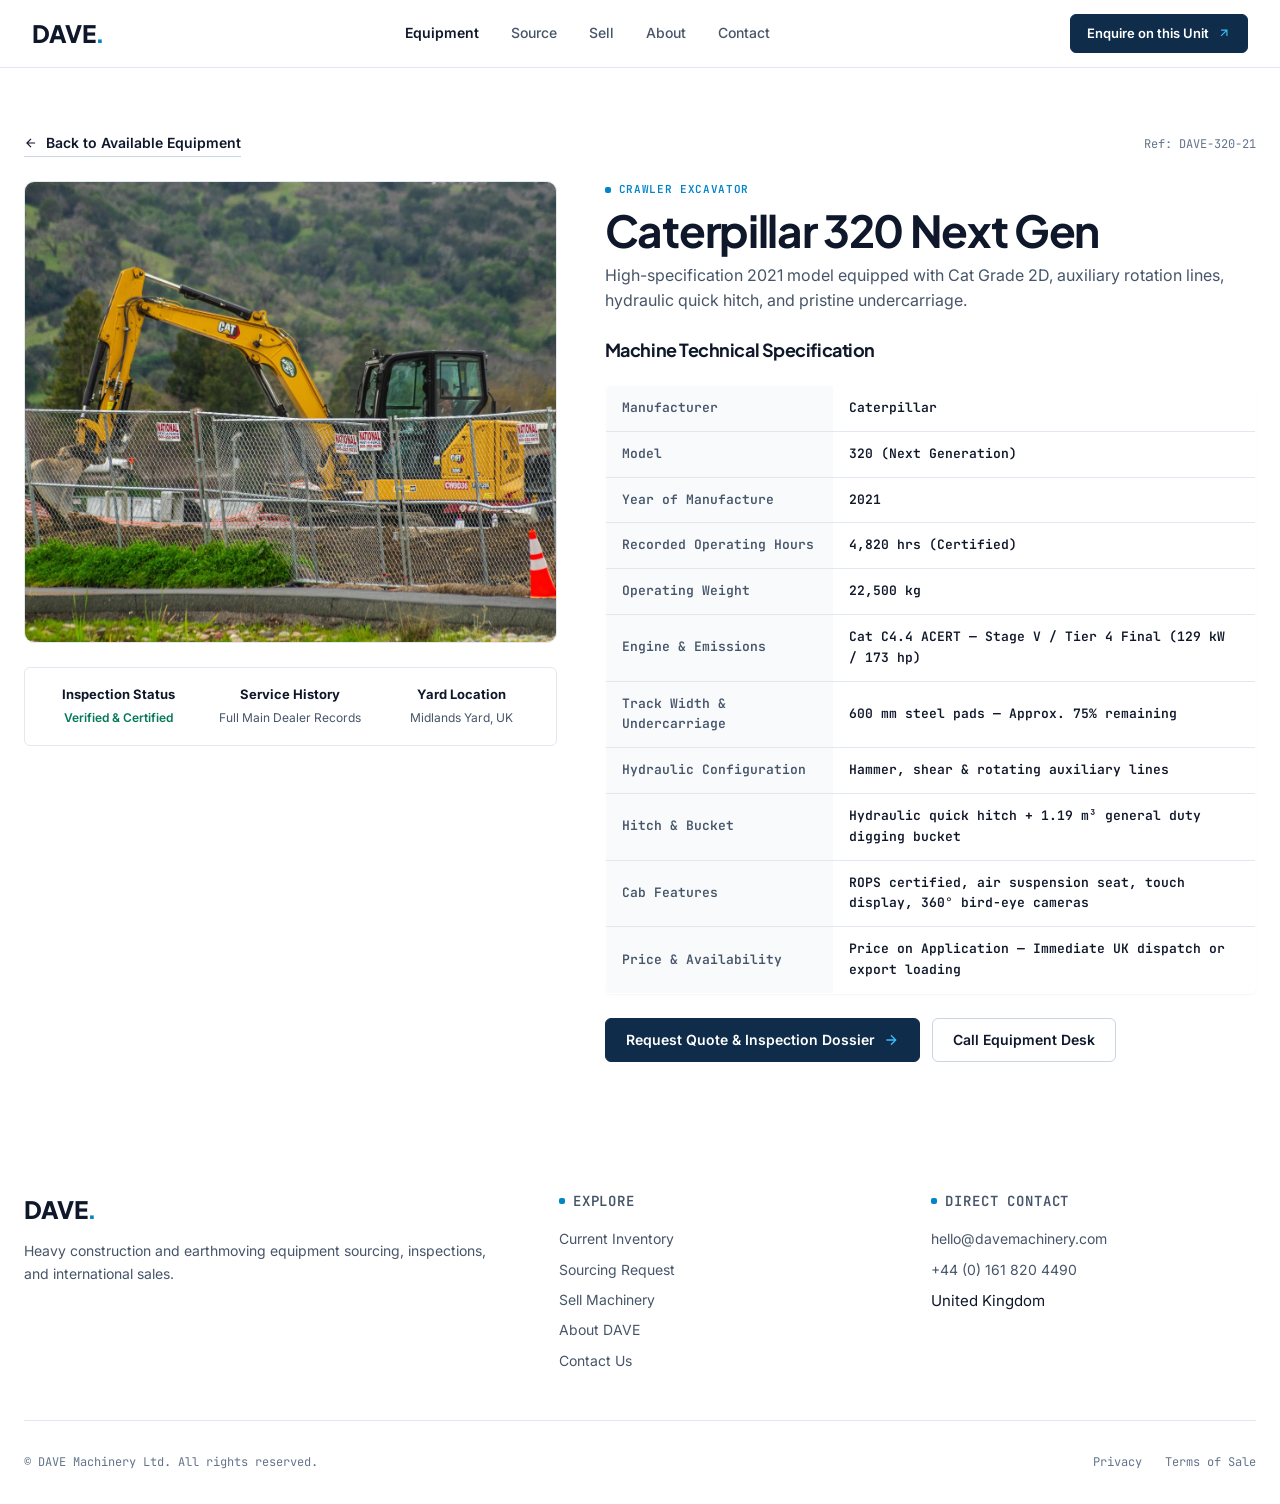
<file: equipment-cat-320.html>
<!doctype html>
<html lang="en">
  <head>
    <meta charset="UTF-8" />
    <meta name="viewport" content="width=device-width, initial-scale=1.0" />
    <meta
      name="description"
      content="2021 Caterpillar 320 Next Generation hydraulic excavator. Verified 4,820 hours, UK yard, complete service records."
    />
    <title>Caterpillar 320 Excavator (2021) — DAVE Machinery</title>
    <link rel="preconnect" href="https://fonts.googleapis.com" />
    <link rel="preconnect" href="https://fonts.gstatic.com" crossorigin />
    <link
      href="https://fonts.googleapis.com/css2?family=Inter:wght@400;500;600;700&family=JetBrains+Mono:wght@400;500;600&family=Plus+Jakarta+Sans:wght@500;600;700;800&display=swap"
      rel="stylesheet"
    />
    <link rel="stylesheet" href="styles.css?v=2" />
  </head>
  <body>
    <header class="site-header">
      <a class="brand" href="index.html" aria-label="DAVE Machinery home">DAVE<span>.</span></a>
      <button
        class="menu-toggle"
        aria-label="Open navigation"
        aria-expanded="false"
      >
        <svg width="20" height="20" viewBox="0 0 24 24" fill="none" stroke="currentColor" stroke-width="2"><line x1="3" y1="12" x2="21" y2="12"/><line x1="3" y1="6" x2="21" y2="6"/><line x1="3" y1="18" x2="21" y2="18"/></svg>
      </button>
      <nav aria-label="Main navigation">
        <a href="index.html#equipment" class="active">Equipment</a>
        <a href="index.html#source">Source</a>
        <a href="index.html#sell">Sell</a>
        <a href="about.html">About</a>
        <a href="contact.html">Contact</a>
      </nav>
      <a class="header-contact" href="contact.html?equipment=CAT+320+(Ref:+DAVE-320-21)">
        <span>Enquire on this Unit</span>
        <svg width="14" height="14" viewBox="0 0 24 24" fill="none" stroke="currentColor" stroke-width="2"><path d="M7 17L17 7M7 7h10v10"/></svg>
      </a>
    </header>

    <main>
      <section class="section wrap">
        <div style="display: flex; align-items: center; justify-content: space-between; margin-bottom: var(--space-6);">
          <a class="text-link" href="index.html#equipment">
            <svg width="14" height="14" viewBox="0 0 24 24" fill="none" stroke="currentColor" stroke-width="2" style="transform: rotate(180deg);"><path d="M5 12h14M12 5l7 7-7 7"/></svg>
            Back to Available Equipment
          </a>
          <span style="font-family: var(--font-mono); font-size: 12px; color: var(--text-muted);">Ref: DAVE-320-21</span>
        </div>

        <div class="sourcing-grid">
          <div>
            <div style="border-radius: var(--radius-md); overflow: hidden; border: 1px solid var(--border-subtle); background: var(--bg-surface); margin-bottom: var(--space-6);">
              <img
                src="assets/images/excavator.jpeg"
                alt="Caterpillar 320 Next Gen hydraulic crawler excavator"
                style="width: 100%; height: 460px; object-fit: cover;"
              />
            </div>
            <div class="trust-strip" style="border-radius: var(--radius-sm); border: 1px solid var(--border-subtle); padding: var(--space-4);">
              <div style="display: grid; grid-template-columns: repeat(3, 1fr); text-align: center; gap: var(--space-4);">
                <div>
                  <strong style="display: block; font-size: 13px; color: var(--text-primary);">Inspection Status</strong>
                  <span style="font-size: 12px; color: var(--status-available); font-weight: 600;">Verified &amp; Certified</span>
                </div>
                <div>
                  <strong style="display: block; font-size: 13px; color: var(--text-primary);">Service History</strong>
                  <span style="font-size: 12px; color: var(--text-secondary);">Full Main Dealer Records</span>
                </div>
                <div>
                  <strong style="display: block; font-size: 13px; color: var(--text-primary);">Yard Location</strong>
                  <span style="font-size: 12px; color: var(--text-secondary);">Midlands Yard, UK</span>
                </div>
              </div>
            </div>
          </div>

          <div>
            <p class="eyebrow">Crawler Excavator</p>
            <h1 style="font-size: 44px; margin-bottom: var(--space-2);">Caterpillar 320 Next Gen</h1>
            <p style="font-size: 16px; color: var(--text-secondary); margin-bottom: var(--space-6);">
              High-specification 2021 model equipped with Cat Grade 2D, auxiliary rotation lines, hydraulic quick hitch, and pristine undercarriage.
            </p>

            <h3 style="font-size: 18px; margin-bottom: var(--space-2);">Machine Technical Specification</h3>
            <table class="specs-table">
              <tr>
                <th>Manufacturer</th>
                <td>Caterpillar</td>
              </tr>
              <tr>
                <th>Model</th>
                <td>320 (Next Generation)</td>
              </tr>
              <tr>
                <th>Year of Manufacture</th>
                <td class="tabular">2021</td>
              </tr>
              <tr>
                <th>Recorded Operating Hours</th>
                <td class="tabular">4,820 hrs (Certified)</td>
              </tr>
              <tr>
                <th>Operating Weight</th>
                <td class="tabular">22,500 kg</td>
              </tr>
              <tr>
                <th>Engine &amp; Emissions</th>
                <td>Cat C4.4 ACERT &mdash; Stage V / Tier 4 Final (129 kW / 173 hp)</td>
              </tr>
              <tr>
                <th>Track Width &amp; Undercarriage</th>
                <td class="tabular">600 mm steel pads &mdash; Approx. 75% remaining</td>
              </tr>
              <tr>
                <th>Hydraulic Configuration</th>
                <td>Hammer, shear &amp; rotating auxiliary lines</td>
              </tr>
              <tr>
                <th>Hitch &amp; Bucket</th>
                <td>Hydraulic quick hitch + 1.19 m³ general duty digging bucket</td>
              </tr>
              <tr>
                <th>Cab Features</th>
                <td>ROPS certified, air suspension seat, touch display, 360&deg; bird-eye cameras</td>
              </tr>
              <tr>
                <th>Price &amp; Availability</th>
                <td>Price on Application &mdash; Immediate UK dispatch or export loading</td>
              </tr>
            </table>

            <div class="button-row" style="margin-top: var(--space-6);">
              <a class="button amber" href="contact.html?equipment=CAT+320+(Ref:+DAVE-320-21)">
                Request Quote &amp; Inspection Dossier
                <svg width="16" height="16" viewBox="0 0 24 24" fill="none" stroke="currentColor" stroke-width="2"><path d="M5 12h14M12 5l7 7-7 7"/></svg>
              </a>
              <a class="button ghost" href="tel:+441618204490">
                Call Equipment Desk
              </a>
            </div>
          </div>
        </div>
      </section>
    </main>

    <footer id="contact">
      <div class="wrap footer-top">
        <div>
          <a class="brand" href="index.html">DAVE<span>.</span></a>
          <p>Heavy construction and earthmoving equipment sourcing, inspections, and international sales.</p>
        </div>
        <div class="footer-links">
          <p class="eyebrow">Explore</p>
          <a href="index.html#equipment">Current Inventory</a>
          <a href="index.html#source">Sourcing Request</a>
          <a href="index.html#sell">Sell Machinery</a>
          <a href="about.html">About DAVE</a>
          <a href="contact.html">Contact Us</a>
        </div>
        <div class="footer-links">
          <p class="eyebrow">Direct Contact</p>
          <a href="mailto:hello@davemachinery.com">hello@davemachinery.com</a>
          <a href="tel:+441618204490">+44 (0) 161 820 4490</a>
          <span>United Kingdom</span>
        </div>
      </div>
      <div class="wrap footer-bottom">
        <span>&copy; DAVE Machinery Ltd. All rights reserved.</span>
        <div>
          <a href="contact.html">Privacy</a>
          <a href="contact.html">Terms of Sale</a>
        </div>
      </div>
    </footer>
    <script src="script.js?v=2"></script>
  </body>
</html>
</file>
<file: styles.css>
/* ==========================================================================
   DAVE Machinery — Unified Professional Design System
   Cohesive White Canvas · Precision Typography · Single-Theme Architecture
   ========================================================================== */

:root {
  /* Unified Canvas (No alternating black/grey/white blocks) */
  --bg-page: #ffffff;
  --bg-surface: #ffffff;
  --bg-raised: #f8fafc;
  --bg-card-hover: #f1f5f9;
  --bg-subtle: #f1f5f9;

  /* Typography Colors */
  --text-primary: #0f172a;       /* Slate-900: Deep, authoritative contrast */
  --text-secondary: #475569;     /* Slate-600: Balanced, legible body */
  --text-muted: #64748b;         /* Slate-500: Quiet metadata */
  --text-inverse: #ffffff;       /* Pure white on dark buttons/footer */
  --text-inverse-muted: #94a3b8; /* Slate-400 */

  /* Hairline Borders */
  --border-subtle: #e2e8f0;      /* Slate-200 */
  --border-default: #cbd5e1;     /* Slate-300 */
  --border-focus: #0f2d4a;

  /* Maritime & Industrial Navy + Precision Steel Blue */
  --navy-deep: #0f2d4a;          /* Deep Maritime Navy: Command, trust, global trade */
  --navy-hover: #0a1f33;
  --accent: #0284c7;             /* Precision Steel Blue: Technical, crisp */
  --accent-hover: #0369a1;
  --accent-light: #f0f9ff;       /* Sky-50 */
  --accent-subtle: rgba(2, 132, 199, 0.08);
  --accent-border: #bae6fd;      /* Sky-200 */

  /* Primary Action Button Color */
  --btn-primary-bg: #0f2d4a;     /* Deep Maritime Navy */
  --btn-primary-hover: #0a1f33;
  --btn-primary-text: #ffffff;

  /* Plant Status Badges */
  --status-available: #047857;
  --status-available-bg: #ecfdf5;
  --status-available-border: #a7f3d0;

  /* Typography */
  --font-display: "Plus Jakarta Sans", -apple-system, BlinkMacSystemFont, "Segoe UI", Roboto, sans-serif;
  --font-body: "Inter", -apple-system, BlinkMacSystemFont, "Segoe UI", Roboto, sans-serif;
  --font-mono: "JetBrains Mono", ui-monospace, Menlo, Consolas, monospace;

  /* 4px Scale */
  --space-1: 4px;
  --space-2: 8px;
  --space-3: 12px;
  --space-4: 16px;
  --space-5: 20px;
  --space-6: 24px;
  --space-8: 32px;
  --space-10: 40px;
  --space-12: 48px;
  --space-16: 64px;
  --space-20: 80px;

  /* Radii */
  --radius-xs: 4px;
  --radius-sm: 6px;
  --radius-md: 10px;
  --radius-lg: 14px;

  /* Motion */
  --ease: cubic-bezier(0.22, 1, 0.36, 1);
  --duration: 150ms;

  /* Shadows */
  --shadow-sm: 0 1px 2px rgba(15, 23, 42, 0.04);
  --shadow-md: 0 4px 6px -1px rgba(15, 23, 42, 0.05), 0 2px 4px -2px rgba(15, 23, 42, 0.03);
  --shadow-lg: 0 10px 20px -3px rgba(15, 23, 42, 0.06), 0 4px 6px -2px rgba(15, 23, 42, 0.03);
}

/* Base Reset */
*, *::before, *::after {
  box-sizing: border-box;
}

html {
  scroll-behavior: smooth;
  -webkit-font-smoothing: antialiased;
  -moz-osx-font-smoothing: grayscale;
}

body {
  margin: 0;
  background-color: var(--bg-page);
  color: var(--text-primary);
  font-family: var(--font-body);
  font-size: 15px;
  line-height: 1.6;
}

img {
  max-width: 100%;
  display: block;
}

a {
  color: inherit;
  text-decoration: none;
}

.wrap {
  width: min(1280px, calc(100% - 48px));
  margin-inline: auto;
}

/* Typography Hierarchy */
h1, h2, h3, h4 {
  font-family: var(--font-display);
  font-weight: 700;
  letter-spacing: -0.025em;
  margin: 0;
  color: var(--text-primary);
}

h1 {
  font-size: clamp(40px, 5vw, 68px);
  line-height: 1.08;
  letter-spacing: -0.03em;
}

h2 {
  font-size: clamp(28px, 3.2vw, 40px);
  line-height: 1.18;
}

h3 {
  font-size: 20px;
  line-height: 1.3;
}

p {
  margin: 0 0 var(--space-4);
  color: var(--text-secondary);
}

.eyebrow {
  font-family: var(--font-mono);
  font-size: 11px;
  font-weight: 600;
  letter-spacing: 0.06em;
  text-transform: uppercase;
  color: var(--accent);
  margin-bottom: var(--space-2);
  display: flex;
  align-items: center;
  gap: var(--space-2);
}

.eyebrow::before {
  content: "";
  display: inline-block;
  width: 6px;
  height: 6px;
  background-color: var(--accent);
  border-radius: 2px;
}

.on-dark {
  color: var(--accent);
}
.on-dark.eyebrow::before {
  background-color: var(--accent);
}

.tabular {
  font-family: var(--font-mono);
  font-variant-numeric: tabular-nums;
}

/* Header */
.site-header {
  height: 68px;
  display: flex;
  align-items: center;
  justify-content: space-between;
  padding: 0 var(--space-8);
  background-color: var(--bg-surface);
  border-bottom: 1px solid var(--border-subtle);
  position: sticky;
  top: 0;
  z-index: 50;
}

.brand {
  font-family: var(--font-display);
  font-size: 24px;
  font-weight: 800;
  letter-spacing: -0.02em;
  color: var(--text-primary);
  display: inline-flex;
  align-items: baseline;
}

.brand span {
  color: var(--accent);
}

nav {
  display: flex;
  align-items: center;
  gap: var(--space-8);
}

nav a {
  font-size: 14px;
  font-weight: 500;
  color: var(--text-secondary);
  transition: color var(--duration) var(--ease);
  padding: var(--space-2) 0;
}

nav a:hover,
nav a.active {
  color: var(--text-primary);
  font-weight: 600;
}

.header-contact {
  display: inline-flex;
  align-items: center;
  gap: var(--space-2);
  font-size: 13px;
  font-weight: 600;
  color: var(--btn-primary-text);
  padding: 8px var(--space-4);
  background-color: var(--btn-primary-bg);
  border-radius: var(--radius-sm);
  border: 1px solid var(--btn-primary-bg);
  transition: background-color var(--duration) var(--ease);
}

.header-contact:hover {
  background-color: var(--btn-primary-hover);
}

.header-contact svg {
  color: #38bdf8;
}

.menu-toggle {
  display: none;
  background: none;
  border: 1px solid var(--border-subtle);
  padding: var(--space-2);
  border-radius: var(--radius-sm);
  cursor: pointer;
  color: var(--text-primary);
}

/* Buttons */
.button-row {
  display: flex;
  align-items: center;
  gap: var(--space-3);
  flex-wrap: wrap;
}

.button {
  display: inline-flex;
  align-items: center;
  justify-content: center;
  gap: var(--space-2);
  height: 44px;
  padding: 0 var(--space-5);
  font-family: var(--font-body);
  font-size: 14px;
  font-weight: 600;
  border-radius: var(--radius-sm);
  cursor: pointer;
  border: 1px solid transparent;
  transition: background-color var(--duration) var(--ease), border-color var(--duration) var(--ease), color var(--duration) var(--ease), transform 100ms var(--ease);
}

.button:active {
  transform: scale(0.98);
}

.button.primary,
.button.amber {
  background-color: var(--btn-primary-bg);
  color: var(--btn-primary-text);
  border-color: var(--btn-primary-bg);
}

.button.primary:hover,
.button.amber:hover {
  background-color: var(--btn-primary-hover);
  border-color: var(--btn-primary-hover);
}

.button.primary svg,
.button.amber svg {
  color: #38bdf8;
}

.button.secondary,
.button.ghost {
  background-color: var(--bg-surface);
  color: var(--text-primary);
  border-color: var(--border-default);
}

.button.secondary:hover,
.button.ghost:hover {
  background-color: var(--bg-raised);
  border-color: var(--text-secondary);
}

.text-link {
  display: inline-flex;
  align-items: center;
  gap: var(--space-2);
  font-size: 14px;
  font-weight: 600;
  color: var(--text-primary);
  border-bottom: 1px solid var(--border-default);
  padding-bottom: 2px;
  transition: border-color var(--duration) var(--ease), color var(--duration) var(--ease);
}

.text-link:hover {
  border-color: var(--accent);
  color: var(--accent);
}

/* Hero Section (Clean Light Professional Hero — No Black Block) */
.hero {
  position: relative;
  background-color: var(--bg-surface);
  color: var(--text-primary);
  padding: var(--space-16) 0 var(--space-12);
}

.hero-grid {
  display: grid;
  grid-template-columns: 1.1fr 0.9fr;
  gap: var(--space-12);
  align-items: center;
}

.hero-content h1 {
  color: var(--text-primary);
  margin-bottom: var(--space-4);
}

.hero-content h1 span.highlight {
  color: var(--accent);
}

.hero-intro {
  font-size: 17px;
  line-height: 1.6;
  color: var(--text-secondary);
  max-width: 520px;
  margin-bottom: var(--space-8);
}

.hero-visual {
  position: relative;
  border-radius: var(--radius-md);
  overflow: hidden;
  border: 1px solid var(--border-subtle);
  background-color: var(--bg-raised);
  box-shadow: var(--shadow-md);
}

.hero-visual img {
  width: 100%;
  height: 400px;
  object-fit: cover;
}

.hero-tag {
  position: absolute;
  bottom: var(--space-4);
  left: var(--space-4);
  background: rgba(255, 255, 255, 0.95);
  backdrop-filter: blur(8px);
  border: 1px solid var(--border-subtle);
  padding: 6px var(--space-3);
  border-radius: var(--radius-sm);
  font-family: var(--font-mono);
  font-size: 11px;
  font-weight: 600;
  color: var(--text-primary);
  display: flex;
  align-items: center;
  gap: var(--space-2);
  box-shadow: var(--shadow-sm);
}

.hero-tag .dot {
  width: 6px;
  height: 6px;
  background-color: var(--status-available);
  border-radius: 50%;
}

.hero-foot {
  display: flex;
  align-items: center;
  justify-content: space-between;
  padding-top: var(--space-6);
  margin-top: var(--space-10);
  border-top: 1px solid var(--border-subtle);
  font-family: var(--font-mono);
  font-size: 12px;
  color: var(--text-muted);
}

.hero-foot span {
  display: flex;
  align-items: center;
  gap: var(--space-2);
}

.hero-foot span svg {
  color: var(--accent);
}

/* Quick Actions Strip */
.actions {
  display: grid;
  grid-template-columns: repeat(4, 1fr);
  border: 1px solid var(--border-subtle);
  border-top: none;
  border-radius: 0 0 var(--radius-md) var(--radius-md);
  overflow: hidden;
  margin-bottom: var(--space-16);
  box-shadow: var(--shadow-sm);
}

.actions a {
  background-color: var(--bg-surface);
  padding: var(--space-5) var(--space-6);
  display: flex;
  flex-direction: column;
  gap: var(--space-1);
  transition: background-color var(--duration) var(--ease);
}

.actions a:hover {
  background-color: var(--bg-raised);
}

.actions a strong {
  font-family: var(--font-display);
  font-size: 17px;
  font-weight: 700;
  color: var(--text-primary);
  display: flex;
  align-items: center;
  justify-content: space-between;
}

.actions a strong svg {
  color: var(--accent);
  transition: transform var(--duration) var(--ease);
}

.actions a:hover strong svg {
  transform: translateX(3px);
}

.actions a span {
  font-size: 13px;
  color: var(--text-secondary);
}

/* Sections — All Unified Light Canvas */
.section {
  padding: var(--space-16) 0;
  background-color: var(--bg-page);
}

.section-heading {
  display: flex;
  align-items: flex-end;
  justify-content: space-between;
  gap: var(--space-8);
  margin-bottom: var(--space-8);
  border-bottom: 1px solid var(--border-subtle);
  padding-bottom: var(--space-4);
}

.section-heading p.lead {
  font-size: 15px;
  max-width: 480px;
  margin: 0;
  color: var(--text-secondary);
}

/* Inventory Grid */
.inventory-grid {
  display: grid;
  grid-template-columns: repeat(3, 1fr);
  gap: var(--space-6);
  margin-bottom: var(--space-8);
}

.equipment-card {
  background-color: var(--bg-surface);
  border: 1px solid var(--border-subtle);
  border-radius: var(--radius-md);
  overflow: hidden;
  transition: border-color var(--duration) var(--ease), box-shadow var(--duration) var(--ease);
  display: flex;
  flex-direction: column;
  box-shadow: var(--shadow-sm);
}

.equipment-card:hover {
  border-color: var(--border-default);
  box-shadow: var(--shadow-md);
}

.equipment-card > a {
  display: flex;
  flex-direction: column;
  height: 100%;
}

.equipment-image {
  position: relative;
  aspect-ratio: 16 / 10;
  background-color: var(--bg-raised);
  overflow: hidden;
}

.equipment-image img {
  width: 100%;
  height: 100%;
  object-fit: cover;
  transition: transform 300ms var(--ease);
}

.equipment-card:hover .equipment-image img {
  transform: scale(1.02);
}

.equipment-badge {
  position: absolute;
  top: var(--space-3);
  left: var(--space-3);
  font-family: var(--font-mono);
  font-size: 11px;
  font-weight: 600;
  padding: 3px var(--space-2);
  border-radius: var(--radius-xs);
  background-color: var(--status-available-bg);
  color: var(--status-available);
  border: 1px solid var(--status-available-border);
}

.equipment-body {
  padding: var(--space-5);
  display: flex;
  flex-direction: column;
  flex-grow: 1;
}

.equipment-meta {
  font-family: var(--font-mono);
  font-size: 11px;
  font-weight: 600;
  color: var(--accent);
  text-transform: uppercase;
  letter-spacing: 0.05em;
  margin-bottom: var(--space-1);
}

.equipment-title {
  font-family: var(--font-display);
  font-size: 21px;
  font-weight: 700;
  color: var(--text-primary);
  margin-bottom: var(--space-3);
}

.equipment-specs-grid {
  display: grid;
  grid-template-columns: repeat(3, 1fr);
  gap: var(--space-2);
  background-color: var(--bg-raised);
  border: 1px solid var(--border-subtle);
  border-radius: var(--radius-sm);
  padding: var(--space-3);
  margin-top: auto;
  margin-bottom: var(--space-4);
  font-family: var(--font-mono);
  font-size: 12px;
}

.equipment-specs-grid div {
  display: flex;
  flex-direction: column;
}

.equipment-specs-grid dt {
  color: var(--text-muted);
  font-size: 10px;
  font-weight: 600;
  text-transform: uppercase;
  margin-bottom: 2px;
}

.equipment-specs-grid dd {
  margin: 0;
  color: var(--text-primary);
  font-weight: 600;
}

.equipment-foot {
  display: flex;
  align-items: center;
  justify-content: space-between;
  border-top: 1px solid var(--border-subtle);
  padding-top: var(--space-3);
  font-size: 13px;
}

.equipment-price {
  font-weight: 600;
  color: var(--text-secondary);
}

.equipment-cta {
  display: inline-flex;
  align-items: center;
  gap: var(--space-1);
  color: var(--text-primary);
  font-weight: 600;
  font-size: 13px;
}

.equipment-cta svg {
  color: var(--accent);
  transition: transform var(--duration) var(--ease);
}

.equipment-card:hover .equipment-cta svg {
  transform: translateX(3px);
}

/* Categories (Clean Canvas Integration) */
.categories {
  background-color: var(--bg-surface);
}

.category-list {
  display: grid;
  grid-template-columns: repeat(3, 1fr);
  gap: var(--space-3);
  margin-top: var(--space-6);
}

.category-item {
  display: flex;
  align-items: center;
  justify-content: space-between;
  padding: var(--space-4) var(--space-5);
  background-color: var(--bg-raised);
  border: 1px solid var(--border-subtle);
  border-radius: var(--radius-sm);
  font-family: var(--font-display);
  font-size: 16px;
  font-weight: 600;
  color: var(--text-primary);
  transition: background-color var(--duration) var(--ease), border-color var(--duration) var(--ease);
}

.category-item:hover {
  background-color: var(--bg-surface);
  border-color: var(--border-default);
}

.category-item svg {
  color: var(--text-muted);
}

/* Principles / DAVE Standard */
.principle-grid {
  display: grid;
  grid-template-columns: repeat(4, 1fr);
  gap: var(--space-6);
}

.principle-card {
  background-color: var(--bg-surface);
  border: 1px solid var(--border-subtle);
  border-radius: var(--radius-md);
  padding: var(--space-6);
  box-shadow: var(--shadow-sm);
}

.principle-card .num {
  font-family: var(--font-mono);
  font-size: 12px;
  font-weight: 700;
  color: var(--accent);
  margin-bottom: var(--space-4);
  display: block;
}

.principle-card h3 {
  font-size: 18px;
  margin-bottom: var(--space-2);
}

.principle-card p {
  font-size: 14px;
  color: var(--text-secondary);
  margin: 0;
}

/* Feature Spotlight */
.feature-item {
  display: grid;
  grid-template-columns: 1.1fr 0.9fr;
  gap: var(--space-10);
  align-items: center;
  background-color: var(--bg-surface);
  border: 1px solid var(--border-subtle);
  border-radius: var(--radius-lg);
  overflow: hidden;
  margin-bottom: var(--space-8);
  box-shadow: var(--shadow-sm);
}

.feature-item.reverse {
  grid-template-columns: 0.9fr 1.1fr;
}

.feature-item.reverse .feature-photo {
  order: 2;
}

.feature-photo {
  height: 360px;
  background-color: var(--bg-raised);
}

.feature-photo img {
  width: 100%;
  height: 100%;
  object-fit: cover;
}

.feature-copy {
  padding: var(--space-8);
}

.feature-copy h3 {
  font-size: 28px;
  margin-bottom: var(--space-2);
}

.feature-copy dl {
  display: grid;
  grid-template-columns: repeat(3, 1fr);
  gap: var(--space-4);
  background-color: var(--bg-raised);
  border: 1px solid var(--border-subtle);
  border-radius: var(--radius-sm);
  padding: var(--space-4);
  margin: var(--space-4) 0;
  font-family: var(--font-mono);
}

.feature-copy dt {
  font-size: 10px;
  font-weight: 600;
  text-transform: uppercase;
  color: var(--text-muted);
  margin-bottom: 2px;
}

.feature-copy dd {
  font-size: 15px;
  font-weight: 700;
  color: var(--text-primary);
  margin: 0;
}

/* Sell Panel (Harmonious Framed Container — No Black Block) */
.sell-panel {
  background-color: var(--bg-page);
  padding: var(--space-8) 0;
}

.sell-container {
  background-color: var(--bg-raised);
  border: 1px solid var(--border-subtle);
  border-radius: var(--radius-lg);
  overflow: hidden;
  box-shadow: var(--shadow-sm);
}

.sell-grid {
  display: grid;
  grid-template-columns: 1fr 1fr;
  align-items: center;
}

.sell-content {
  padding: var(--space-10) var(--space-12);
}

.sell-content h2 {
  margin-bottom: var(--space-3);
}

.sell-content p {
  font-size: 16px;
  margin-bottom: var(--space-6);
  max-width: 460px;
}

.sell-photo {
  height: 100%;
  min-height: 380px;
  background-color: var(--bg-subtle);
}

.sell-photo img {
  width: 100%;
  height: 100%;
  object-fit: cover;
}

/* Process Section */
.process-grid {
  display: grid;
  grid-template-columns: 1fr 1fr;
  gap: var(--space-8);
}

.process-column {
  background-color: var(--bg-surface);
  border: 1px solid var(--border-subtle);
  border-radius: var(--radius-md);
  padding: var(--space-8);
  box-shadow: var(--shadow-sm);
}

.process-column h3 {
  font-size: 22px;
  margin-bottom: var(--space-6);
}

.process-list {
  list-style: none;
  margin: 0;
  padding: 0;
  display: flex;
  flex-direction: column;
  gap: var(--space-5);
}

.process-list li {
  display: grid;
  grid-template-columns: 32px 1fr;
  gap: var(--space-4);
  align-items: baseline;
  border-top: 1px solid var(--border-subtle);
  padding-top: var(--space-4);
}

.process-list li:first-child {
  border-top: none;
  padding-top: 0;
}

.process-list li .step-num {
  font-family: var(--font-mono);
  font-size: 13px;
  font-weight: 700;
  color: var(--accent);
}

.process-list li h4 {
  font-family: var(--font-display);
  font-size: 15px;
  font-weight: 700;
  margin: 0 0 2px;
  color: var(--text-primary);
}

.process-list li p {
  font-size: 13px;
  margin: 0;
  color: var(--text-secondary);
}

/* Verification Strip / Trust */
.trust-strip {
  background-color: var(--bg-surface);
  padding: var(--space-8) 0;
}

.trust-items {
  display: grid;
  grid-template-columns: repeat(4, 1fr);
  gap: var(--space-6);
  text-align: center;
}

.trust-item strong {
  display: block;
  font-family: var(--font-display);
  font-size: 18px;
  font-weight: 700;
  color: var(--text-primary);
  margin-bottom: 2px;
}

.trust-item span {
  font-size: 13px;
  color: var(--text-secondary);
}

/* Sourcing Request Section */
.sourcing-section {
  background-color: var(--bg-surface);
}

.sourcing-grid {
  display: grid;
  grid-template-columns: 0.9fr 1.1fr;
  gap: var(--space-12);
  align-items: start;
}

.sourcing-info h2 {
  margin-bottom: var(--space-4);
}

.sourcing-info p {
  font-size: 15px;
  line-height: 1.6;
}

.sourcing-note {
  background-color: var(--bg-raised);
  border: 1px solid var(--border-subtle);
  border-radius: var(--radius-sm);
  padding: var(--space-4);
  font-size: 13px;
  color: var(--text-secondary);
  margin-top: var(--space-6);
}

.sourcing-note strong {
  color: var(--text-primary);
}

/* Form Styling */
.sourcing-form,
.contact-form {
  background-color: var(--bg-surface);
  border: 1px solid var(--border-subtle);
  border-radius: var(--radius-md);
  padding: var(--space-8);
  box-shadow: var(--shadow-sm);
}

.form-grid {
  display: grid;
  grid-template-columns: 1fr 1fr;
  gap: var(--space-4);
  margin-bottom: var(--space-4);
}

.form-group {
  display: flex;
  flex-direction: column;
  gap: var(--space-2);
  margin-bottom: var(--space-4);
}

.form-group label {
  font-size: 13px;
  font-weight: 600;
  color: var(--text-primary);
}

.form-group input,
.form-group textarea,
.form-group select {
  width: 100%;
  padding: 10px 14px;
  font-family: var(--font-body);
  font-size: 14px;
  background-color: var(--bg-surface);
  border: 1px solid var(--border-default);
  border-radius: var(--radius-sm);
  color: var(--text-primary);
  transition: border-color var(--duration) var(--ease), box-shadow var(--duration) var(--ease);
}

.form-group input:focus,
.form-group textarea:focus,
.form-group select:focus {
  outline: none;
  border-color: var(--accent);
  box-shadow: 0 0 0 3px rgba(2, 132, 199, 0.15);
}

.form-message {
  margin-top: var(--space-3);
  font-size: 13px;
  font-weight: 600;
}

.form-message:empty {
  display: none;
}

/* Specs Table */
.specs-table {
  width: 100%;
  border-collapse: collapse;
  font-family: var(--font-mono);
  font-size: 13px;
  margin: var(--space-6) 0;
  background-color: var(--bg-surface);
  border: 1px solid var(--border-subtle);
  border-radius: var(--radius-sm);
  overflow: hidden;
  box-shadow: var(--shadow-sm);
}

.specs-table th,
.specs-table td {
  padding: var(--space-3) var(--space-4);
  text-align: left;
  border-bottom: 1px solid var(--border-subtle);
}

.specs-table tr:last-child th,
.specs-table tr:last-child td {
  border-bottom: none;
}

.specs-table th {
  color: var(--text-secondary);
  font-weight: 600;
  width: 35%;
  background-color: var(--bg-raised);
}

.specs-table td {
  color: var(--text-primary);
  font-weight: 600;
}

/* Footer (Unified Clean Canvas) */
footer {
  background-color: var(--bg-surface);
  color: var(--text-primary);
  padding: var(--space-16) 0 var(--space-8);
}

.footer-top {
  display: grid;
  grid-template-columns: 1.5fr 1fr 1fr;
  gap: var(--space-12);
  padding-bottom: var(--space-12);
  border-bottom: 1px solid var(--border-subtle);
}

.footer-top .brand {
  color: var(--text-primary);
  margin-bottom: var(--space-3);
}

.footer-top p {
  color: var(--text-secondary);
  font-size: 14px;
}

.footer-links {
  display: flex;
  flex-direction: column;
  gap: var(--space-2);
}

.footer-links a {
  color: var(--text-secondary);
  font-size: 14px;
  transition: color var(--duration) var(--ease);
}

.footer-links a:hover {
  color: var(--text-primary);
}

.footer-bottom {
  display: flex;
  align-items: center;
  justify-content: space-between;
  padding-top: var(--space-8);
  font-family: var(--font-mono);
  font-size: 12px;
  color: var(--text-muted);
}

.footer-bottom a {
  color: var(--text-muted);
  margin-left: var(--space-4);
  transition: color var(--duration) var(--ease);
}

.footer-bottom a:hover {
  color: var(--text-primary);
}

/* Responsive */
@media (max-width: 960px) {
  .hero-grid,
  .sell-grid,
  .feature-item,
  .feature-item.reverse,
  .sourcing-grid,
  .footer-top {
    grid-template-columns: 1fr;
    gap: var(--space-8);
  }

  .actions {
    grid-template-columns: 1fr 1fr;
  }

  .inventory-grid,
  .category-list,
  .principle-grid,
  .trust-items {
    grid-template-columns: 1fr;
  }

  .process-grid {
    grid-template-columns: 1fr;
  }

  .form-grid {
    grid-template-columns: 1fr;
  }

  nav {
    display: none;
  }

  .menu-toggle {
    display: block;
  }
}
</file>
